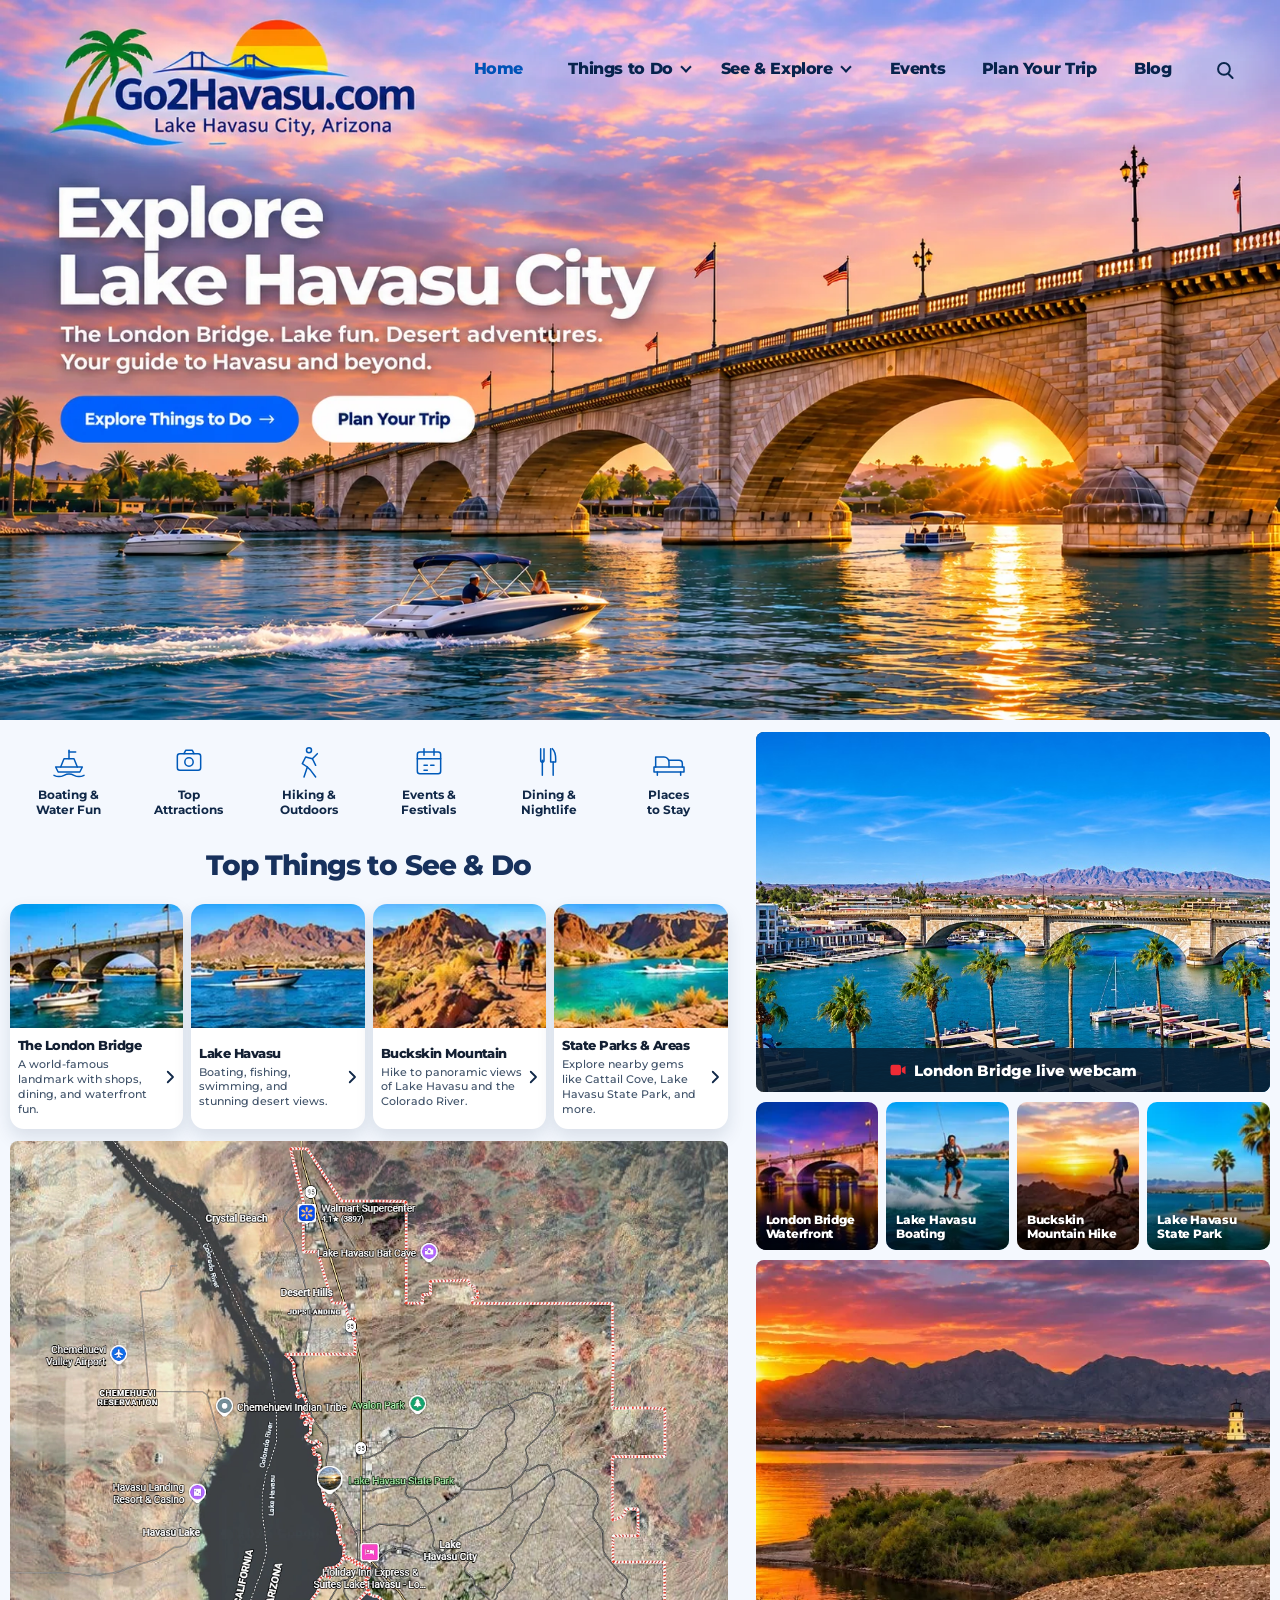
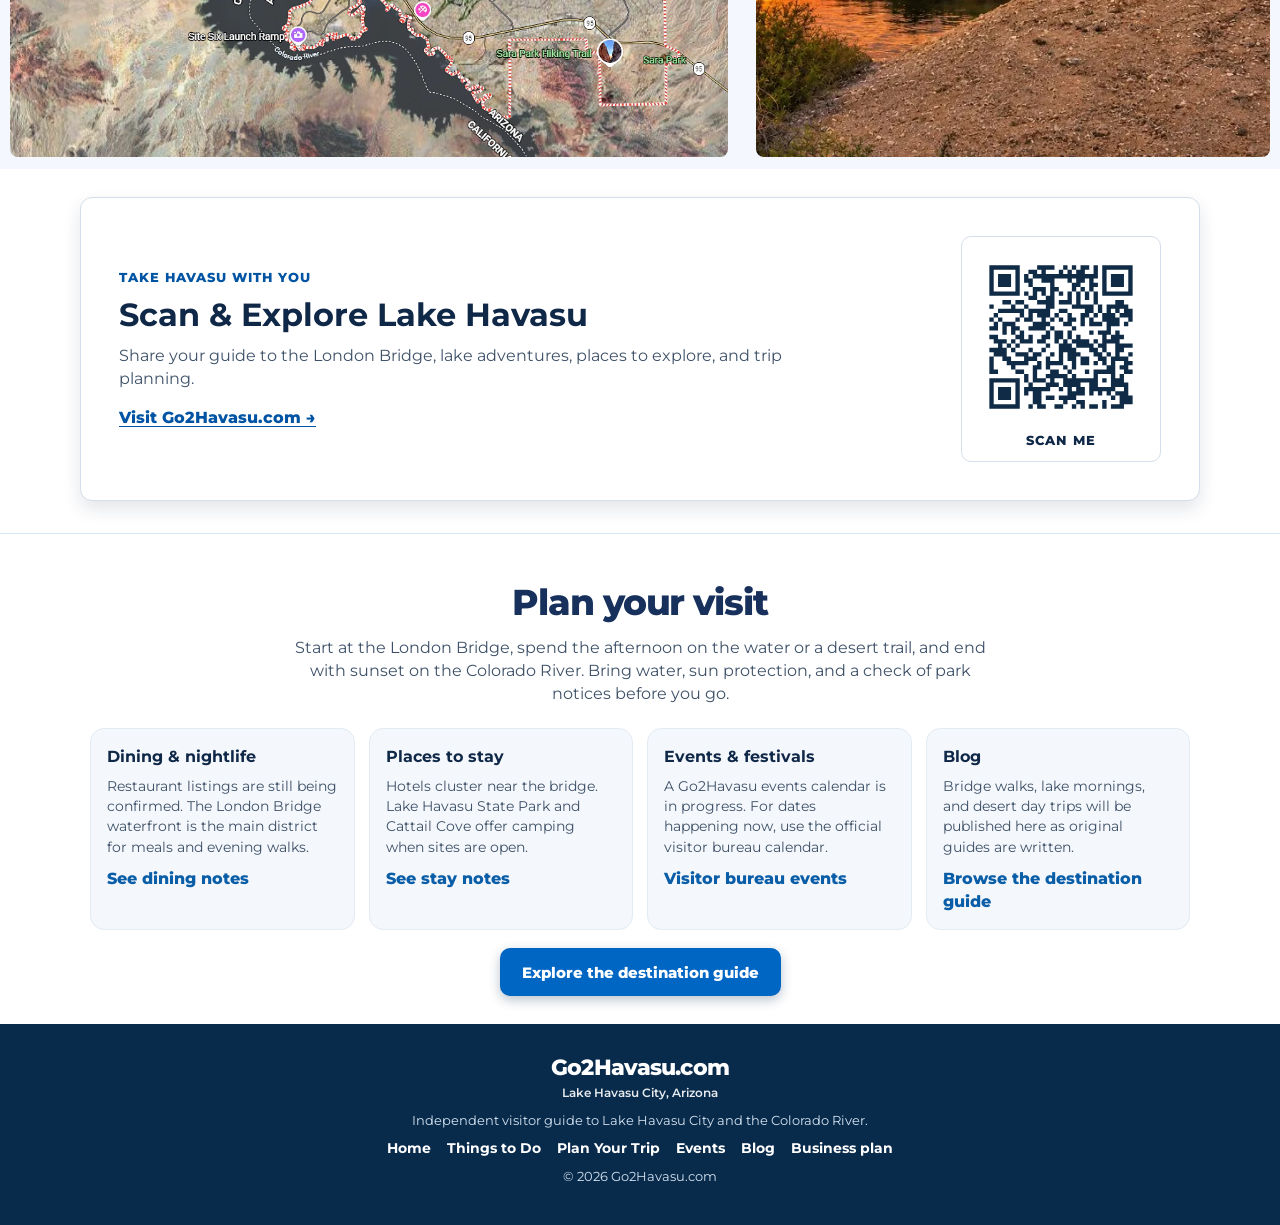
<file: index.html>
<!doctype html>
<html lang="en">
<head>
  <meta charset="utf-8">
  <meta name="viewport" content="width=device-width, initial-scale=1">
  <title>Explore Lake Havasu City | Go2Havasu.com</title>
  <meta name="description" content="Explore Lake Havasu City, Arizona: the London Bridge, boating, hiking, state parks, events, and trip planning with Go2Havasu.com.">
  <link rel="canonical" href="https://www.go2havasu.com/">
  <meta property="og:type" content="website">
  <meta property="og:site_name" content="Go2Havasu.com">
  <meta property="og:title" content="Explore Lake Havasu City | Go2Havasu.com">
  <meta property="og:description" content="The London Bridge. Lake fun. Desert adventures. Your guide to Havasu and beyond.">
  <meta property="og:url" content="https://www.go2havasu.com/">
  <meta property="og:image" content="https://www.go2havasu.com/assets/og-logo.png">
  <meta property="og:locale" content="en_US">
  <meta name="twitter:card" content="summary_large_image">
  <meta name="twitter:title" content="Explore Lake Havasu City | Go2Havasu.com">
  <meta name="twitter:description" content="The London Bridge. Lake fun. Desert adventures. Your guide to Havasu and beyond.">
  <meta name="twitter:image" content="https://www.go2havasu.com/assets/og-logo.png">
  <meta name="theme-color" content="#0b3a66">
  <link rel="icon" href="/assets/favicon-32.png" type="image/png" sizes="32x32">
  <link rel="icon" href="/assets/favicon-48.png" type="image/png" sizes="48x48">
  <link rel="apple-touch-icon" href="/assets/apple-touch-icon.png">
  <link rel="preload" as="image" href="/assets/images/go2havasu-approved-navfree.webp" type="image/webp" fetchpriority="high">
  <link rel="preconnect" href="https://fonts.googleapis.com">
  <link rel="preconnect" href="https://fonts.gstatic.com" crossorigin>
  <link href="https://fonts.googleapis.com/css2?family=Montserrat:wght@500;600;700;800&amp;display=swap" rel="stylesheet">
  <link rel="stylesheet" href="/styles.css">
  <link rel="stylesheet" href="/header-blend.css">
  <script type="application/ld+json">
  {
    "@context": "https://schema.org",
    "@type": "WebSite",
    "name": "Go2Havasu.com",
    "url": "https://www.go2havasu.com/",
    "description": "Visitor guide to Lake Havasu City, Arizona, the London Bridge, the lake, and nearby desert parks.",
    "potentialAction": {
      "@type": "SearchAction",
      "target": "https://www.go2havasu.com/?q={search_term_string}",
      "query-input": "required name=search_term_string"
    }
  }
  </script>
</head>
<body>
  <a class="skip-link" href="#main">Skip to content</a>
  <div class="page-frame">
    <section class="home-stage" aria-label="London Bridge, Lake Havasu at sunset">
      <picture class="home-stage-photo" aria-hidden="true">
        <img src="/assets/images/go2havasu-approved-navfree.webp"
             alt="" width="1672" height="941" fetchpriority="high" decoding="async">
      </picture>
      <div class="home-stage-scrim" aria-hidden="true"></div>
      <header class="site-header home-header" role="banner">
        <a class="brand" href="/" aria-label="Go2Havasu.com home">
          <img class="home-logo" src="/assets/images/go2havasu-logo-clear.svg"
               alt="Go2Havasu.com — Lake Havasu City, Arizona" width="299" height="105">
        </a>
            <button class="menu-toggle" type="button" aria-expanded="false" aria-controls="site-nav" aria-label="Open menu">
              <span class="menu-bars"></span>
            </button>
            <div class="header-nav">
            <nav class="main-nav" id="site-nav" aria-label="Main">
              <a href="/" aria-current="page">Home</a>
              <a href="/things-to-do.html">Things to Do <span class="nav-chevron" aria-hidden="true"></span></a>
              <a href="/#explore">See &amp; Explore <span class="nav-chevron" aria-hidden="true"></span></a>
              <a href="/events.html">Events</a>
              <a href="/plan.html">Plan Your Trip</a>
              <a href="/blog.html">Blog</a>
            </nav>
            <button class="nav-search" type="button" aria-haspopup="dialog" aria-controls="searchDialog" aria-label="Search">
              <svg viewBox="0 0 24 24" aria-hidden="true" fill="none" stroke="currentColor" stroke-width="2.2" stroke-linecap="round">
                <circle cx="11" cy="11" r="6.5"></circle>
                <path d="M16 16.5L20.5 21"></path>
              </svg>
            </button>
            </div>
      </header>
      <div class="home-stage-content">
        <h1>Explore<br>Lake Havasu City</h1>
        <p>The London Bridge. Lake fun. Desert adventures.<br>Your guide to Havasu and beyond.</p>
        <div class="home-stage-actions">
          <a class="home-stage-action-primary" href="/things-to-do.html">Explore Things to Do <span aria-hidden="true">→</span></a>
          <a class="home-stage-action-secondary" href="/plan.html">Plan Your Trip</a>
        </div>
      </div>
    </section>
    <main id="main">
      <div class="showcase home-showcase">
        <div class="col-main">


          <nav class="quick-nav" aria-label="Explore categories">
            <a href="/boating.html">
              <svg viewBox="0 0 48 48" aria-hidden="true"><path d="M8 30h32l-3 6H11l-3-6z"/><path d="M14 30l4-10h12l4 10"/><path d="M24 20V10"/><path d="M24 12h8"/><path d="M6 40c4 2 8 2 12 0s8-2 12 0 8 2 12 0"/></svg>
              <span>Boating &amp;<br>Water Fun</span>
            </a>
            <a href="#explore">
              <svg viewBox="0 0 48 48" aria-hidden="true"><rect x="10" y="14" width="28" height="20" rx="3"/><circle cx="24" cy="24" r="5"/><path d="M18 14l2-4h8l2 4"/></svg>
              <span>Top<br>Attractions</span>
            </a>
            <a href="/hiking.html">
              <svg viewBox="0 0 48 48" aria-hidden="true"><circle cx="24" cy="10" r="3"/><path d="M18 42l4-12 4 4 6 8"/><path d="M22 30l-6-4 4-8 8 2 4 8"/><path d="M28 20l6-6"/></svg>
              <span>Hiking &amp;<br>Outdoors</span>
            </a>
            <a href="/events.html">
              <svg viewBox="0 0 48 48" aria-hidden="true"><rect x="10" y="12" width="28" height="26" rx="3"/><path d="M10 20h28"/><path d="M18 8v8M30 8v8"/><path d="M18 28h4M26 28h4M18 34h4"/></svg>
              <span>Events &amp;<br>Festivals</span>
            </a>
            <a href="/dining.html">
              <svg viewBox="0 0 48 48" aria-hidden="true"><path d="M18 8v14c0 3-4 3-4 0V8"/><path d="M16 22v18"/><path d="M28 8c4 4 4 8 4 12v4h-6V8"/><path d="M29 24v16"/></svg>
              <span>Dining &amp;<br>Nightlife</span>
            </a>
            <a href="/stay.html">
              <svg viewBox="0 0 48 48" aria-hidden="true"><path d="M8 30V18h10a6 6 0 0 1 6 6v6"/><path d="M24 22h12a4 4 0 0 1 4 4v4"/><path d="M6 30h36v6H6z"/><path d="M10 36v4M38 36v4"/></svg>
              <span>Places<br>to Stay</span>
            </a>
          </nav>

          <section class="attractions" id="explore" aria-labelledby="explore-title">
            <h2 id="explore-title">Top Things to See &amp; Do</h2>
            <div class="attraction-grid">
              <a class="attraction-card" href="/things-to-do.html#london-bridge">
                <span class="shot"><picture><source srcset="/assets/images/card-1-london-bridge.webp" type="image/webp"><img class="pos-bridge" src="/assets/images/card-1-london-bridge.jpg" alt="A white tour boat passing under the stone arches of the London Bridge on a sunny day." width="209" height="126" loading="lazy" decoding="async"></picture></span>
                <span class="attraction-text">
                  <span class="attraction-copy">
                    <h3>The London Bridge</h3>
                    <p>A world-famous landmark with shops, dining, and waterfront fun.</p>
                  </span>
                  <span class="chevron" aria-hidden="true"><svg viewBox="0 0 24 24" fill="none" stroke="currentColor" stroke-width="2.4" stroke-linecap="round" stroke-linejoin="round"><path d="M9 5l7 7-7 7"/></svg></span>
                </span>
              </a>
              <a class="attraction-card" href="/things-to-do.html#boating">
                <span class="shot"><picture><source srcset="/assets/images/card-2-lake-boating.webp" type="image/webp"><img class="pos-boat" src="/assets/images/card-2-lake-boating.jpg" alt="A motorboat with passengers crossing blue water, with desert mountains behind it." width="202" height="126" loading="lazy" decoding="async"></picture></span>
                <span class="attraction-text">
                  <span class="attraction-copy">
                    <h3>Lake Havasu</h3>
                    <p>Boating, fishing, swimming, and stunning desert views.</p>
                  </span>
                  <span class="chevron" aria-hidden="true"><svg viewBox="0 0 24 24" fill="none" stroke="currentColor" stroke-width="2.4" stroke-linecap="round" stroke-linejoin="round"><path d="M9 5l7 7-7 7"/></svg></span>
                </span>
              </a>
              <a class="attraction-card" href="/things-to-do.html#buckskin">
                <span class="shot"><picture><source srcset="/assets/images/card-3-desert-hiking.webp" type="image/webp"><img class="pos-hikers" src="/assets/images/card-3-desert-hiking.jpg" alt="Two hikers with backpacks walking a rocky desert trail toward red hills." width="201" height="126" loading="lazy" decoding="async"></picture></span>
                <span class="attraction-text">
                  <span class="attraction-copy">
                    <h3>Buckskin Mountain</h3>
                    <p>Hike to panoramic views of Lake Havasu and the Colorado River.</p>
                  </span>
                  <span class="chevron" aria-hidden="true"><svg viewBox="0 0 24 24" fill="none" stroke="currentColor" stroke-width="2.4" stroke-linecap="round" stroke-linejoin="round"><path d="M9 5l7 7-7 7"/></svg></span>
                </span>
              </a>
              <a class="attraction-card" href="/things-to-do.html#parks">
                <span class="shot"><picture><source srcset="/assets/images/card-4-lake-coves.webp" type="image/webp"><img class="pos-cove" src="/assets/images/card-4-lake-coves.jpg" alt="A boat on turquoise water in a rocky desert cove along the lake." width="215" height="126" loading="lazy" decoding="async"></picture></span>
                <span class="attraction-text">
                  <span class="attraction-copy">
                    <h3>State Parks &amp; Areas</h3>
                    <p>Explore nearby gems like Cattail Cove, Lake Havasu State Park, and more.</p>
                  </span>
                  <span class="chevron" aria-hidden="true"><svg viewBox="0 0 24 24" fill="none" stroke="currentColor" stroke-width="2.4" stroke-linecap="round" stroke-linejoin="round"><path d="M9 5l7 7-7 7"/></svg></span>
                </span>
              </a>
            </div>
            <img class="attractions-map" src="/assets/images/lake-havasu-map.webp"
                 alt="Satellite map of Lake Havasu City and the Colorado River, showing Lake Havasu State Park and Sara Park."
                 width="1004" height="863" loading="lazy" decoding="async">
          </section>
        </div>

        <aside class="col-side" aria-label="London Bridge and the channel">
          <figure class="bridge-live">
            <a class="shot" href="https://hdontap.com/stream/101044/lake-havasu-london-bridge-live-webcam/?utm_source=go2havasu.com&amp;utm_medium=referral&amp;utm_campaign=cam+ttv-havasu" target="_blank" rel="noopener noreferrer" aria-label="Watch the London Bridge live webcam (opens in a new tab)">
              <img class="pos-channel" src="https://portal.hdontap.com/snapshot/lakehavasu-londonbridge_glh-GO2Havasu.com" alt="London Bridge and the Lake Havasu channel. Click to watch the live webcam." width="1024" height="529" decoding="async" onerror="this.onerror=null;this.src='/assets/images/london-bridge-channel.jpg';">
            </a>
            <a class="live-link" href="https://hdontap.com/stream/101044/lake-havasu-london-bridge-live-webcam/?utm_source=go2havasu.com&amp;utm_medium=referral&amp;utm_campaign=cam+ttv-havasu" target="_blank" rel="noopener noreferrer"><svg aria-hidden="true" viewBox="0 0 24 24" width="18" height="18" fill="#ef2b35" style="flex: none; margin-right: 7px;"><rect x="2" y="5" width="14" height="14" rx="3"/><path d="M17 9.5 22 6.5v11L17 14.5Z"/></svg>London Bridge live webcam</a>
          </figure>

          <div class="mini-gallery" aria-label="Featured destinations">
            <a class="mini-card" href="/things-to-do.html#london-bridge">
              <span class="shot"><picture><source srcset="/assets/images/thumb-1-bridge-night.webp" type="image/webp"><img class="pos-night" src="/assets/images/thumb-1-bridge-night.jpg" alt="The London Bridge lit at night, with yellow lights reflecting on the water." width="173" height="153" loading="lazy" decoding="async"></picture></span>
              <strong>London Bridge<br>Waterfront</strong>
            </a>
            <a class="mini-card" href="/things-to-do.html#boating">
              <span class="shot"><picture><source srcset="/assets/images/thumb-2-wakeboarding.webp" type="image/webp"><img class="pos-wake" src="/assets/images/thumb-2-wakeboarding.jpg" alt="A wakeboarder riding the spray behind a boat on the lake." width="167" height="153" loading="lazy" decoding="async"></picture></span>
              <strong>Lake Havasu<br>Boating</strong>
            </a>
            <a class="mini-card" href="/things-to-do.html#buckskin">
              <span class="shot"><picture><source srcset="/assets/images/thumb-3-desert-hike-sunset.webp" type="image/webp"><img class="pos-ridge" src="/assets/images/thumb-3-desert-hike-sunset.jpg" alt="A hiker with a backpack standing on a rock ridge at sunset, looking over desert mountains." width="170" height="153" loading="lazy" decoding="async"></picture></span>
              <strong>Buckskin<br>Mountain Hike</strong>
            </a>
            <a class="mini-card" href="/things-to-do.html#state-park">
              <span class="shot"><picture><source srcset="/assets/images/thumb-4-beach-palms.webp" type="image/webp"><img class="pos-palms" src="/assets/images/thumb-4-beach-palms.jpg" alt="Palm trees on a sandy point beside turquoise water, with swimmers and desert mountains beyond." width="163" height="153" loading="lazy" decoding="async"></picture></span>
              <strong>Lake Havasu<br>State Park</strong>
            </a>
          </div>

          <figure class="sunset-banner">
            <div class="shot">
              <picture>
                <source srcset="/assets/images/lighthouse-sunset.webp" type="image/webp">
                <img class="pos-sunset" src="/assets/images/lighthouse-sunset.jpg" alt="Sunset over the lake, with the sun setting behind desert mountains and a lighthouse on the rocky point." width="1024" height="563" loading="lazy" decoding="async">
              </picture>
            </div>
          </figure>
        </aside>
      </div>

      <section class="qr-invite" aria-labelledby="qr-invite-title">
        <div class="qr-invite-copy">
          <span class="qr-invite-eyebrow">Take Havasu with you</span>
          <h2 id="qr-invite-title">Scan &amp; Explore Lake Havasu</h2>
          <p>Share your guide to the London Bridge, lake adventures, places to explore, and trip planning.</p>
          <a class="qr-invite-link" href="https://www.go2havasu.com/">Visit Go2Havasu.com <span aria-hidden="true">→</span></a>
        </div>
        <a class="qr-invite-code" href="https://www.go2havasu.com/" aria-label="Open Go2Havasu.com">
          <img src="/assets/go2havasu-qr.svg" alt="Scan this QR code to open Go2Havasu.com" width="180" height="180" loading="lazy" decoding="async">
          <span>SCAN ME</span>
        </a>
      </section>

      <section class="band" id="plan" aria-labelledby="plan-title">
        <h2 id="plan-title">Plan your visit</h2>
        <p class="lead">Start at the London Bridge, spend the afternoon on the water or a desert trail, and end with sunset on the Colorado River. Bring water, sun protection, and a check of park notices before you go.</p>
        <div class="info-grid">
          <article class="info-card" id="dining">
            <h3>Dining &amp; nightlife</h3>
            <p>Restaurant listings are still being confirmed. The London Bridge waterfront is the main district for meals and evening walks.</p>
            <a href="/things-to-do.html#dining">See dining notes</a>
          </article>
          <article class="info-card" id="stay">
            <h3>Places to stay</h3>
            <p>Hotels cluster near the bridge. Lake Havasu State Park and Cattail Cove offer camping when sites are open.</p>
            <a href="/things-to-do.html#stay">See stay notes</a>
          </article>
          <article class="info-card" id="events">
            <h3>Events &amp; festivals</h3>
            <p>A Go2Havasu events calendar is in progress. For dates happening now, use the official visitor bureau calendar.</p>
            <a href="https://www.golakehavasu.com/" target="_blank" rel="noopener noreferrer">Visitor bureau events</a>
          </article>
          <article class="info-card" id="blog">
            <h3>Blog</h3>
            <p>Bridge walks, lake mornings, and desert day trips will be published here as original guides are written.</p>
            <a href="/things-to-do.html">Browse the destination guide</a>
          </article>
        </div>
        <div class="band-actions">
          <a class="primary-button" href="/things-to-do.html">Explore the destination guide</a>
        </div>
      </section>
    </main>

    <footer class="site-footer">
      <a class="footer-brand" href="/">Go2Havasu.com<span>Lake Havasu City, Arizona</span></a>
      <p>Independent visitor guide to Lake Havasu City and the Colorado River.</p>
      <nav class="footer-nav" aria-label="Footer">
        <a href="/">Home</a>
        <a href="/things-to-do.html">Things to Do</a>
        <a href="/plan.html">Plan Your Trip</a>
        <a href="/events.html">Events</a>
        <a href="/blog.html">Blog</a>
        <a href="/BUSINESS_PLAN.md">Business plan</a>
      </nav>
      <p>© <span id="year"></span> Go2Havasu.com</p>
    </footer>
  </div>

  <dialog class="search-dialog" id="searchDialog" aria-labelledby="searchTitle">
    <form class="search-form" method="dialog">
      <h2 id="searchTitle">Search Go2Havasu</h2>
      <div class="search-row">
        <input id="searchInput" type="search" name="q" placeholder="Try London Bridge, boating, parks…" aria-label="Search guides" autocomplete="off">
        <button class="search-close" type="submit" value="cancel">Close</button>
      </div>
      <ul class="search-results" id="searchResults"></ul>
    </form>
  </dialog>
  <script src="/script.js"></script>
</body>
</html>
</file>
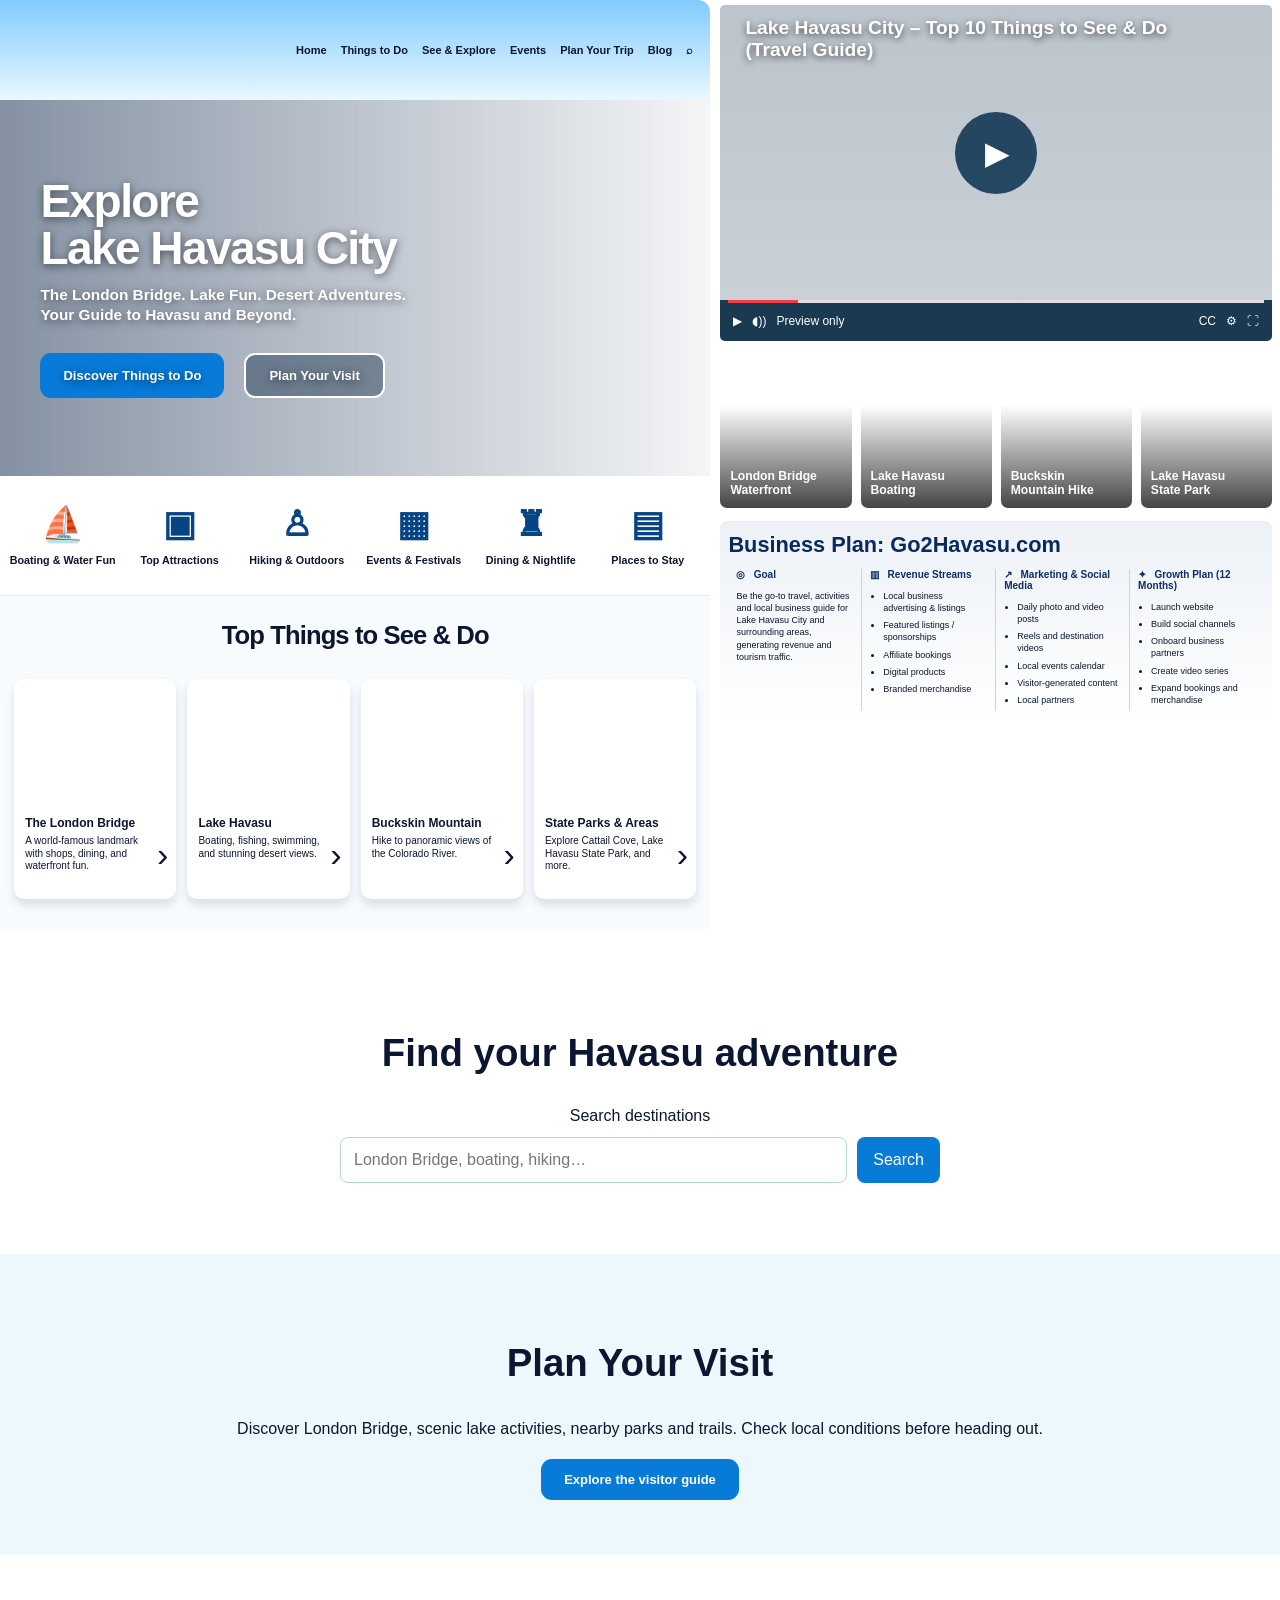
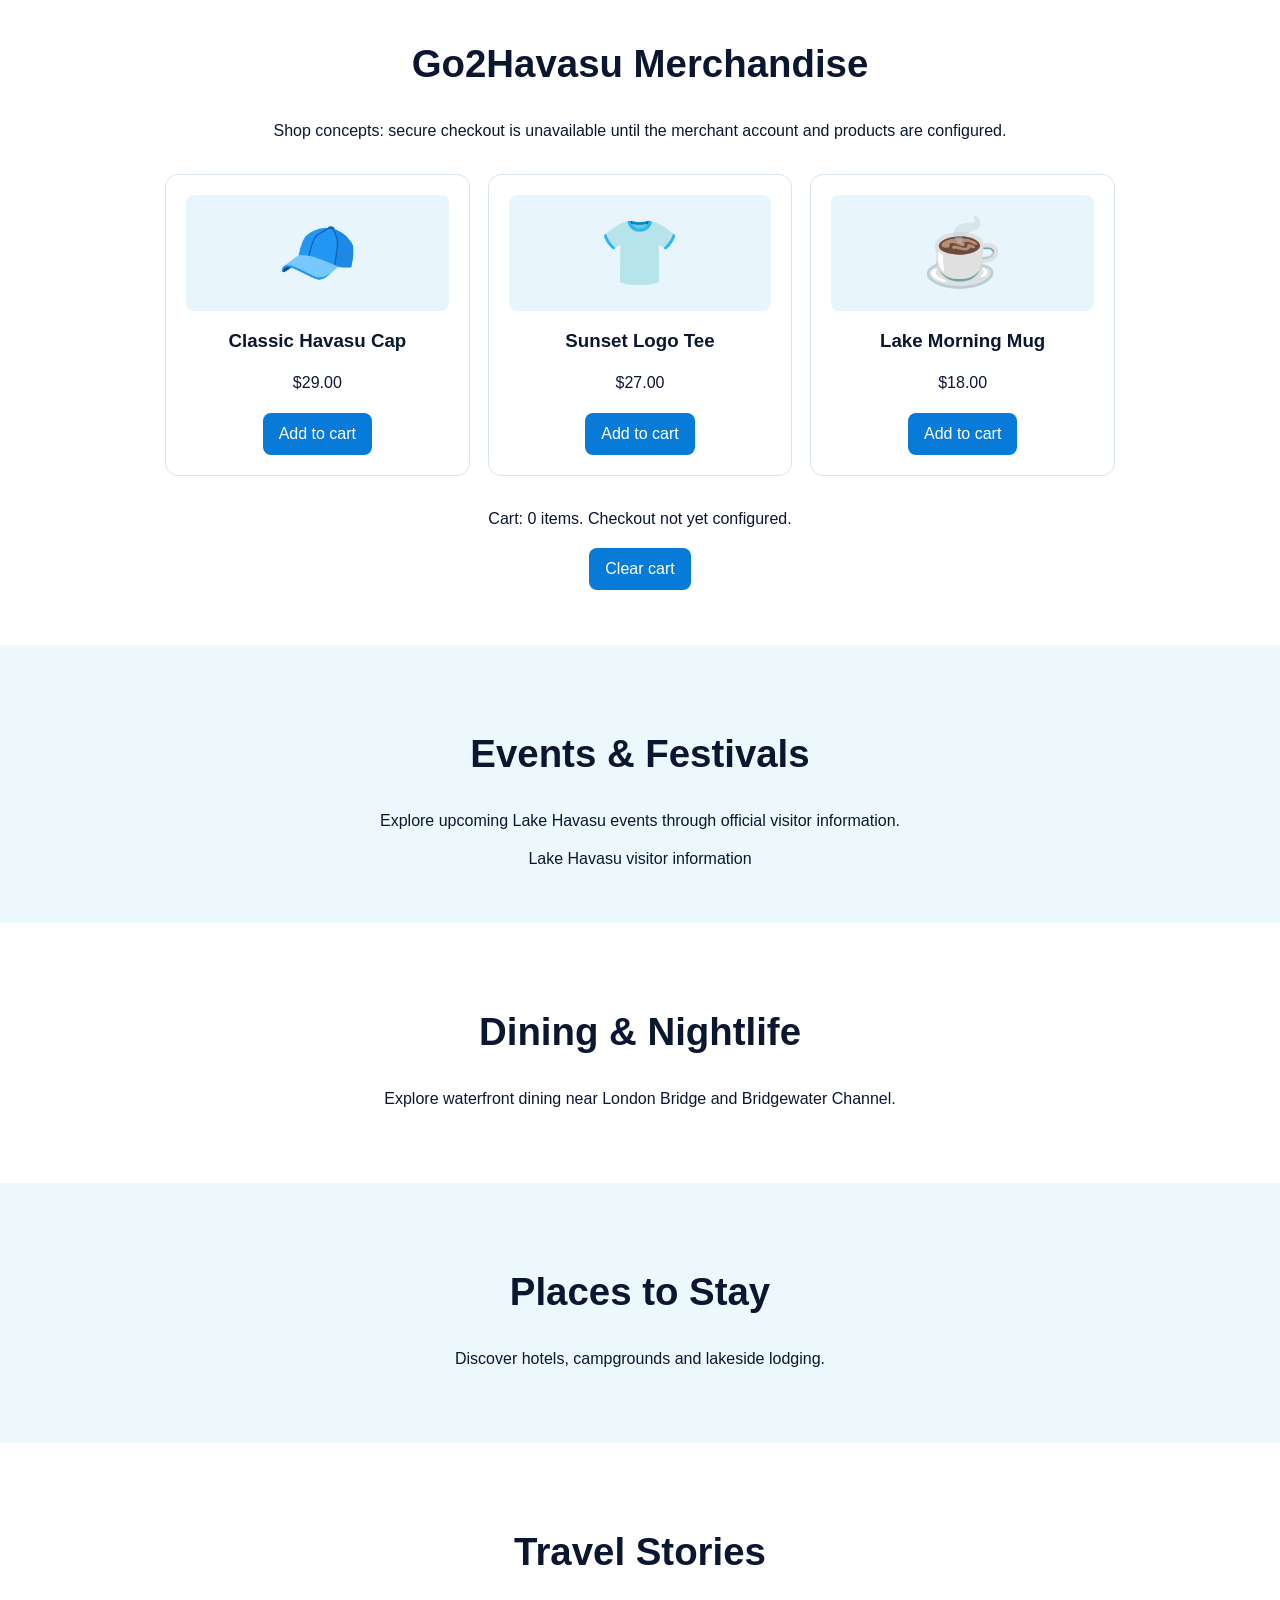
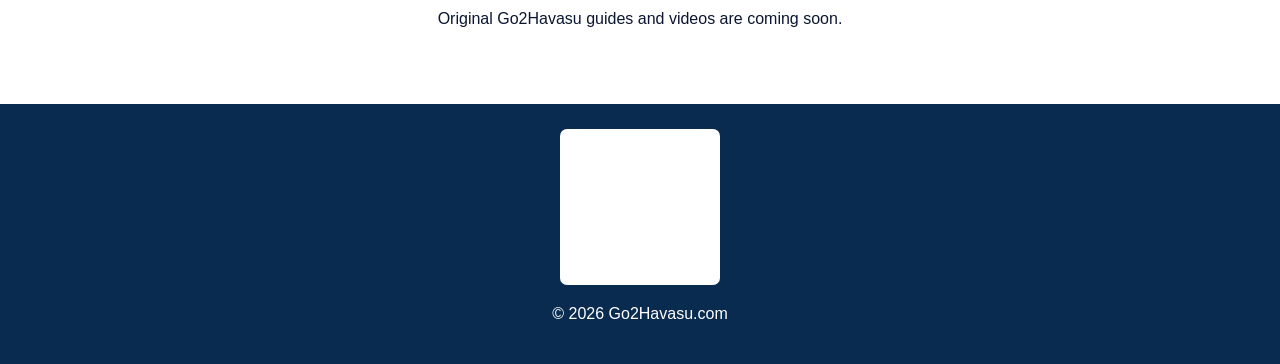
<file: approved-home.html>
<!doctype html>
<html lang="en"><head><meta charset="utf-8"><meta name="viewport" content="width=device-width,initial-scale=1"><meta name="theme-color" content="#e7f7ff"><meta name="description" content="Explore Lake Havasu City: London Bridge, boating, desert adventures, events and merchandise."><title>Explore Lake Havasu City | Go2Havasu.com</title><link rel="stylesheet" href="approved.css"></head>
<body><main><div class="reference-layout">
<div class="left-column"><header class="site-header"><a href="/" class="brand"><img src="assets/go2havasu-logo.webp" alt="Go2Havasu.com, Lake Havasu City, Arizona"></a><button id="menuButton" class="menu-button" type="button" aria-controls="primaryNav" aria-expanded="false">☰ Menu</button><nav id="primaryNav" aria-label="Primary navigation"><a href="/">Home</a><a href="things-to-do.html">Things to Do</a><a href="#explore">See & Explore</a><a href="#events">Events</a><a href="#plan">Plan Your Trip</a><a href="#blog">Blog</a><a href="#search" aria-label="Search">⌕</a></nav></header>
<section class="hero" aria-labelledby="heroTitle"><div class="hero-copy"><h1 id="heroTitle">Explore<br>Lake Havasu City</h1><p>The London Bridge. Lake Fun. Desert Adventures.<br>Your Guide to Havasu and Beyond.</p><div class="hero-buttons"><a class="btn blue" href="things-to-do.html">Discover Things to Do</a><a class="btn ghost" href="#plan">Plan Your Visit</a></div></div></section>
<nav class="activity-nav" aria-label="Activity categories"><a href="things-to-do.html#boating"><span>⛵</span>Boating &amp; Water Fun</a><a href="#explore"><span>▣</span>Top Attractions</a><a href="things-to-do.html#hiking"><span>♙</span>Hiking &amp; Outdoors</a><a href="#events"><span>▦</span>Events &amp; Festivals</a><a href="#dining"><span>♜</span>Dining &amp; Nightlife</a><a href="#stay"><span>▤</span>Places to Stay</a></nav>
<section id="explore" class="attractions"><h2>Top Things to See &amp; Do</h2><div class="attraction-grid"><a class="attraction-card" href="things-to-do.html#bridge"><div class="photo bridge"></div><div class="card-copy"><h3>The London Bridge</h3><p>A world-famous landmark with shops, dining, and waterfront fun.</p><b>›</b></div></a><a class="attraction-card" href="things-to-do.html#boating"><div class="photo lake"></div><div class="card-copy"><h3>Lake Havasu</h3><p>Boating, fishing, swimming, and stunning desert views.</p><b>›</b></div></a><a class="attraction-card" href="things-to-do.html#hiking"><div class="photo buckskin"></div><div class="card-copy"><h3>Buckskin Mountain</h3><p>Hike to panoramic views of the Colorado River.</p><b>›</b></div></a><a class="attraction-card" href="things-to-do.html#parks"><div class="photo parks"></div><div class="card-copy"><h3>State Parks &amp; Areas</h3><p>Explore Cattail Cove, Lake Havasu State Park, and more.</p><b>›</b></div></a></div></section></div>
<div class="right-column"><section class="video-panel" aria-label="Lake Havasu travel guide video preview"><h2>Lake Havasu City – Top 10 Things to See &amp; Do<br>(Travel Guide)</h2><button class="video-play" id="videoPlay" type="button" aria-label="About the travel video">▶</button><div class="video-bar"><span class="progress"></span><span>▶ &nbsp; ◖)) &nbsp; Preview only</span><span>CC &nbsp; ⚙ &nbsp; ⛶</span></div></section><div class="mini-gallery"><a class="mini-card mini-bridge" href="things-to-do.html#bridge"><strong>London Bridge<br>Waterfront</strong></a><a class="mini-card mini-lake" href="things-to-do.html#boating"><strong>Lake Havasu<br>Boating</strong></a><a class="mini-card mini-hike" href="things-to-do.html#hiking"><strong>Buckskin<br>Mountain Hike</strong></a><a class="mini-card mini-parks" href="things-to-do.html#parks"><strong>Lake Havasu<br>State Park</strong></a></div>
<section class="business-plan"><h2>Business Plan: Go2Havasu.com</h2><div class="business-grid"><article><h3>◎ &nbsp; Goal</h3><p>Be the go-to travel, activities and local business guide for Lake Havasu City and surrounding areas, generating revenue and tourism traffic.</p></article><article><h3>▥ &nbsp; Revenue Streams</h3><ul><li>Local business advertising &amp; listings</li><li>Featured listings / sponsorships</li><li>Affiliate bookings</li><li>Digital products</li><li>Branded merchandise</li></ul></article><article><h3>↗ &nbsp; Marketing &amp; Social Media</h3><ul><li>Daily photo and video posts</li><li>Reels and destination videos</li><li>Local events calendar</li><li>Visitor-generated content</li><li>Local partners</li></ul></article><article><h3>✦ &nbsp; Growth Plan (12 Months)</h3><ul><li>Launch website</li><li>Build social channels</li><li>Onboard business partners</li><li>Create video series</li><li>Expand bookings and merchandise</li></ul></article></div></section><div class="sunset" role="img" aria-label="Lake Havasu desert sunset"></div></div></div>
<section id="search" class="lower"><h2>Find your Havasu adventure</h2><form id="searchForm"><label for="searchInput">Search destinations</label><div class="search-row"><input id="searchInput" type="search" placeholder="London Bridge, boating, hiking…" required><button type="submit">Search</button></div></form><p id="searchStatus" role="status"></p></section>
<section id="plan" class="lower pale"><h2>Plan Your Visit</h2><p>Discover London Bridge, scenic lake activities, nearby parks and trails. Check local conditions before heading out.</p><a class="btn blue" href="things-to-do.html">Explore the visitor guide</a></section>
<section id="shop" class="lower"><h2>Go2Havasu Merchandise</h2><p>Shop concepts: secure checkout is unavailable until the merchant account and products are configured.</p><div class="shop-grid"><article><div class="emoji">🧢</div><h3>Classic Havasu Cap</h3><p>$29.00</p><button data-product="Classic Havasu Cap">Add to cart</button></article><article><div class="emoji">👕</div><h3>Sunset Logo Tee</h3><p>$27.00</p><button data-product="Sunset Logo Tee">Add to cart</button></article><article><div class="emoji">☕</div><h3>Lake Morning Mug</h3><p>$18.00</p><button data-product="Lake Morning Mug">Add to cart</button></article></div><p id="cartStatus" role="status">Cart: 0 items</p><button id="clearCart">Clear cart</button></section>
<section id="events" class="lower pale"><h2>Events &amp; Festivals</h2><p>Explore upcoming Lake Havasu events through official visitor information.</p><a href="https://www.golakehavasu.com/" rel="noopener noreferrer" target="_blank">Lake Havasu visitor information</a></section><section id="dining" class="lower"><h2>Dining &amp; Nightlife</h2><p>Explore waterfront dining near London Bridge and Bridgewater Channel.</p></section><section id="stay" class="lower pale"><h2>Places to Stay</h2><p>Discover hotels, campgrounds and lakeside lodging.</p></section><section id="blog" class="lower"><h2>Travel Stories</h2><p>Original Go2Havasu guides and videos are coming soon.</p></section></main><footer><img src="assets/go2havasu-logo.webp" alt="Go2Havasu logo"><p>© <span id="year"></span> Go2Havasu.com</p></footer><dialog id="videoDialog"><p>This is a visual video preview. The approved screenshot does not include a playable 5:42 video.</p><button id="closeDialog">Close</button></dialog><script src="approved.js"></script></body></html>
</file>
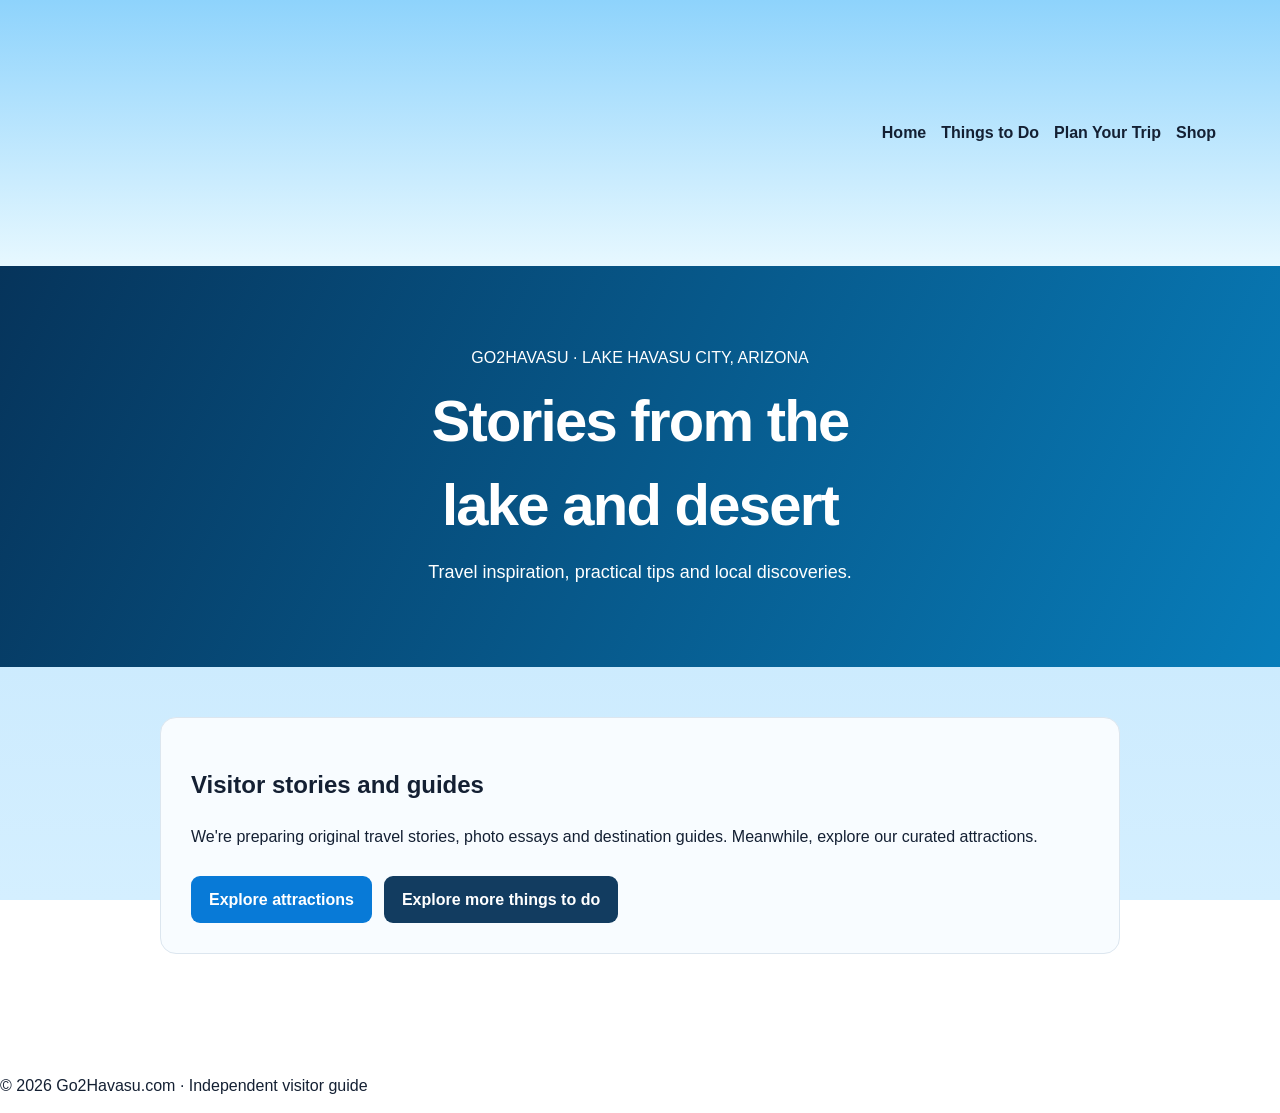
<file: blog.html>
<!doctype html><html lang="en"><head><meta charset="utf-8"><meta name="viewport" content="width=device-width,initial-scale=1"><meta name="description" content="Travel inspiration, practical tips and local discoveries."><title>Havasu Travel Stories | Go2Havasu.com</title><link rel="stylesheet" href="styles.css"><style>.guide-header{display:flex;align-items:center;justify-content:space-between;padding:12px 5%;background:linear-gradient(#8ed3fc,#e7f8ff);gap:15px}.guide-header img{width:min(240px,42vw)}.guide-header nav{display:flex;gap:15px;flex-wrap:wrap;font-weight:700}.guide-hero{background:linear-gradient(115deg,#06345b,#087dba);color:white;padding:80px 7%;text-align:center}.guide-hero h1{font-size:clamp(32px,5vw,58px);margin:10px auto}.guide-hero p{max-width:650px;margin:auto;line-height:1.7}.guide-body{max-width:1000px;margin:50px auto;padding:0 20px 70px}.guide-body article{border:1px solid #dce6ef;border-radius:16px;padding:30px;background:#f8fcff}.guide-body p{line-height:1.8}.guide-links{display:flex;gap:12px;flex-wrap:wrap;margin-top:24px}.guide-links a{display:inline-block;padding:12px 18px;background:#087ad7;color:white;border-radius:9px;font-weight:700}.guide-links a:last-child{background:#123c60}@media(max-width:650px){.guide-header{flex-direction:column}.guide-header nav{justify-content:center}}</style></head><body><header class="guide-header"><a href="/" aria-label="Go2Havasu homepage"><img src="assets/go2havasu-logo.webp" alt="Go2Havasu.com"></a><nav aria-label="Tourism navigation"><a href="/">Home</a><a href="things-to-do.html">Things to Do</a><a href="plan.html">Plan Your Trip</a><a href="/#shop">Shop</a></nav></header><main><section class="guide-hero"><span>GO2HAVASU · LAKE HAVASU CITY, ARIZONA</span><h1>Stories from the lake and desert</h1><p>Travel inspiration, practical tips and local discoveries.</p></section><section class="guide-body"><article><h2>Visitor stories and guides</h2><p>We're preparing original travel stories, photo essays and destination guides. Meanwhile, explore our curated attractions.</p><div class="guide-links"><a href="things-to-do.html" >Explore attractions</a><a href="things-to-do.html">Explore more things to do</a></div></article></section></main><footer><p>© <span id="year"></span> Go2Havasu.com · Independent visitor guide</p></footer><script>document.getElementById('year').textContent=new Date().getFullYear()</script></body></html>
</file>
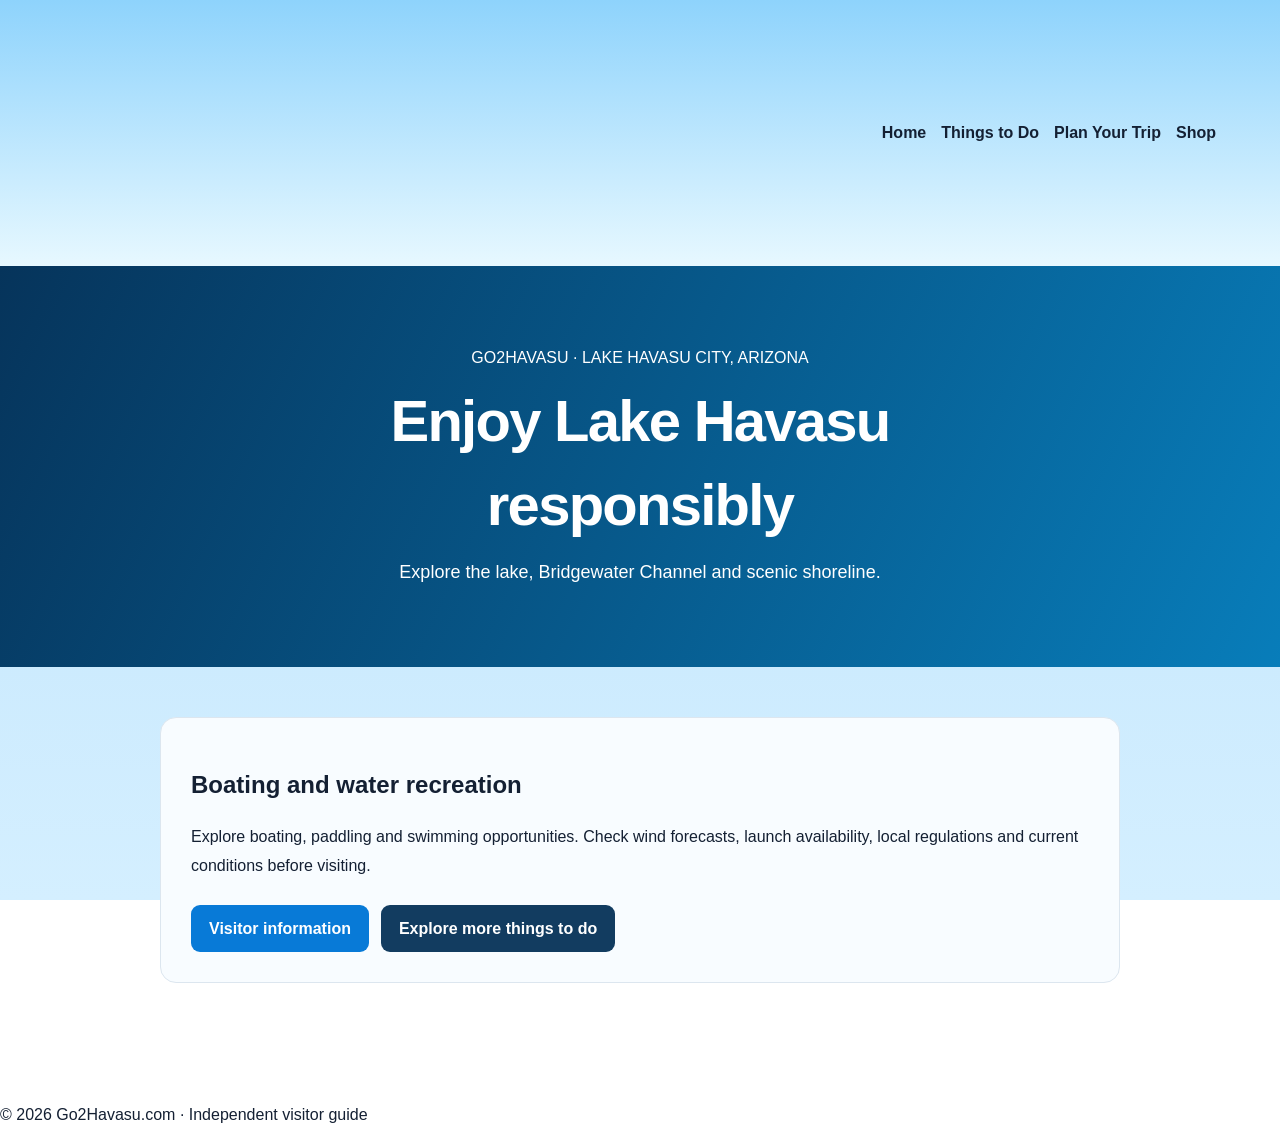
<file: boating.html>
<!doctype html><html lang="en"><head><meta charset="utf-8"><meta name="viewport" content="width=device-width,initial-scale=1"><meta name="description" content="Explore the lake, Bridgewater Channel and scenic shoreline."><title>Boating & Water Fun | Go2Havasu.com</title><link rel="stylesheet" href="styles.css"><style>.guide-header{display:flex;align-items:center;justify-content:space-between;padding:12px 5%;background:linear-gradient(#8ed3fc,#e7f8ff);gap:15px}.guide-header img{width:min(240px,42vw)}.guide-header nav{display:flex;gap:15px;flex-wrap:wrap;font-weight:700}.guide-hero{background:linear-gradient(115deg,#06345b,#087dba);color:white;padding:80px 7%;text-align:center}.guide-hero h1{font-size:clamp(32px,5vw,58px);margin:10px auto}.guide-hero p{max-width:650px;margin:auto;line-height:1.7}.guide-body{max-width:1000px;margin:50px auto;padding:0 20px 70px}.guide-body article{border:1px solid #dce6ef;border-radius:16px;padding:30px;background:#f8fcff}.guide-body p{line-height:1.8}.guide-links{display:flex;gap:12px;flex-wrap:wrap;margin-top:24px}.guide-links a{display:inline-block;padding:12px 18px;background:#087ad7;color:white;border-radius:9px;font-weight:700}.guide-links a:last-child{background:#123c60}@media(max-width:650px){.guide-header{flex-direction:column}.guide-header nav{justify-content:center}}</style></head><body><header class="guide-header"><a href="/" aria-label="Go2Havasu homepage"><img src="assets/go2havasu-logo.webp" alt="Go2Havasu.com"></a><nav aria-label="Tourism navigation"><a href="/">Home</a><a href="things-to-do.html">Things to Do</a><a href="plan.html">Plan Your Trip</a><a href="/#shop">Shop</a></nav></header><main><section class="guide-hero"><span>GO2HAVASU · LAKE HAVASU CITY, ARIZONA</span><h1>Enjoy Lake Havasu responsibly</h1><p>Explore the lake, Bridgewater Channel and scenic shoreline.</p></section><section class="guide-body"><article><h2>Boating and water recreation</h2><p>Explore boating, paddling and swimming opportunities. Check wind forecasts, launch availability, local regulations and current conditions before visiting.</p><div class="guide-links"><a href="https://www.golakehavasu.com/" target="_blank" rel="noopener noreferrer">Visitor information</a><a href="things-to-do.html">Explore more things to do</a></div></article></section></main><footer><p>© <span id="year"></span> Go2Havasu.com · Independent visitor guide</p></footer><script>document.getElementById('year').textContent=new Date().getFullYear()</script></body></html>
</file>
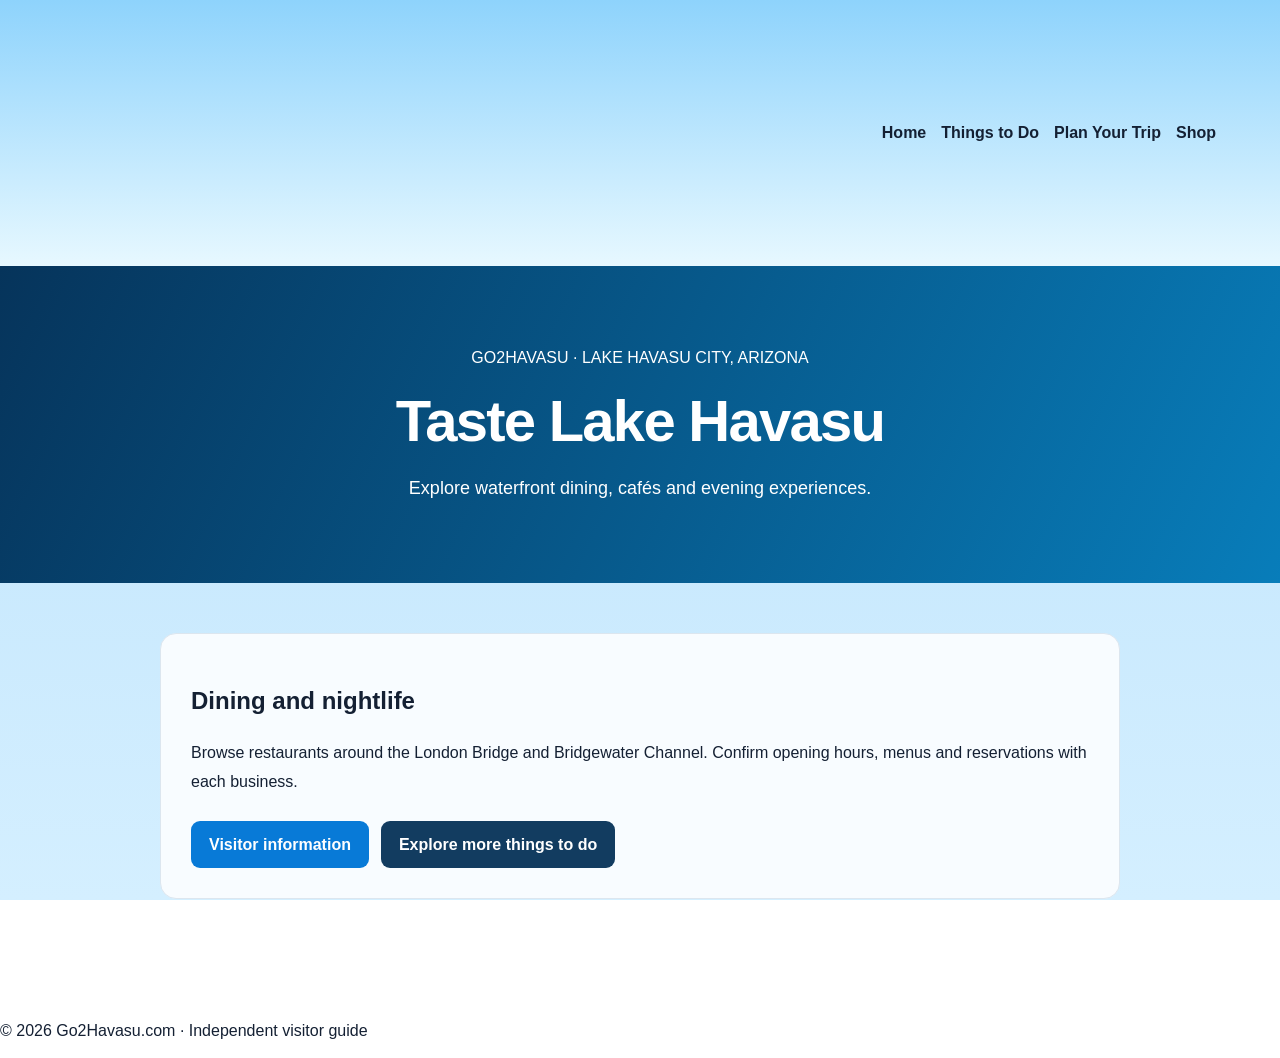
<file: dining.html>
<!doctype html><html lang="en"><head><meta charset="utf-8"><meta name="viewport" content="width=device-width,initial-scale=1"><meta name="description" content="Explore waterfront dining, cafés and evening experiences."><title>Dining & Nightlife | Go2Havasu.com</title><link rel="stylesheet" href="styles.css"><style>.guide-header{display:flex;align-items:center;justify-content:space-between;padding:12px 5%;background:linear-gradient(#8ed3fc,#e7f8ff);gap:15px}.guide-header img{width:min(240px,42vw)}.guide-header nav{display:flex;gap:15px;flex-wrap:wrap;font-weight:700}.guide-hero{background:linear-gradient(115deg,#06345b,#087dba);color:white;padding:80px 7%;text-align:center}.guide-hero h1{font-size:clamp(32px,5vw,58px);margin:10px auto}.guide-hero p{max-width:650px;margin:auto;line-height:1.7}.guide-body{max-width:1000px;margin:50px auto;padding:0 20px 70px}.guide-body article{border:1px solid #dce6ef;border-radius:16px;padding:30px;background:#f8fcff}.guide-body p{line-height:1.8}.guide-links{display:flex;gap:12px;flex-wrap:wrap;margin-top:24px}.guide-links a{display:inline-block;padding:12px 18px;background:#087ad7;color:white;border-radius:9px;font-weight:700}.guide-links a:last-child{background:#123c60}@media(max-width:650px){.guide-header{flex-direction:column}.guide-header nav{justify-content:center}}</style></head><body><header class="guide-header"><a href="/" aria-label="Go2Havasu homepage"><img src="assets/go2havasu-logo.webp" alt="Go2Havasu.com"></a><nav aria-label="Tourism navigation"><a href="/">Home</a><a href="things-to-do.html">Things to Do</a><a href="plan.html">Plan Your Trip</a><a href="/#shop">Shop</a></nav></header><main><section class="guide-hero"><span>GO2HAVASU · LAKE HAVASU CITY, ARIZONA</span><h1>Taste Lake Havasu</h1><p>Explore waterfront dining, cafés and evening experiences.</p></section><section class="guide-body"><article><h2>Dining and nightlife</h2><p>Browse restaurants around the London Bridge and Bridgewater Channel. Confirm opening hours, menus and reservations with each business.</p><div class="guide-links"><a href="https://www.golakehavasu.com/" target="_blank" rel="noopener noreferrer">Visitor information</a><a href="things-to-do.html">Explore more things to do</a></div></article></section></main><footer><p>© <span id="year"></span> Go2Havasu.com · Independent visitor guide</p></footer><script>document.getElementById('year').textContent=new Date().getFullYear()</script></body></html>
</file>
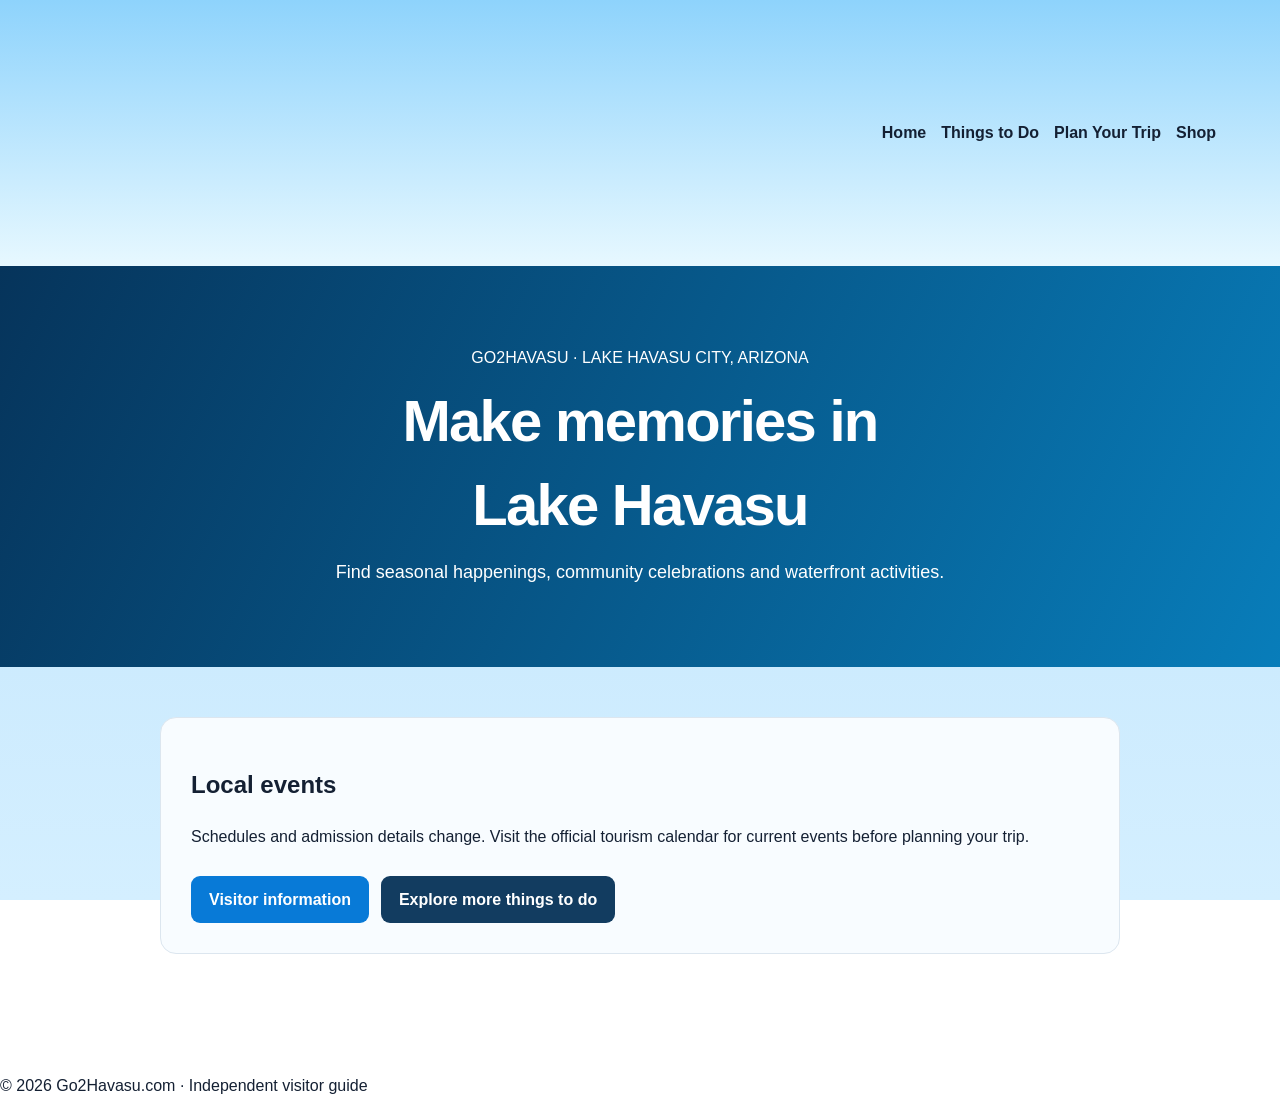
<file: events.html>
<!doctype html><html lang="en"><head><meta charset="utf-8"><meta name="viewport" content="width=device-width,initial-scale=1"><meta name="description" content="Find seasonal happenings, community celebrations and waterfront activities."><title>Events & Festivals | Go2Havasu.com</title><link rel="stylesheet" href="styles.css"><style>.guide-header{display:flex;align-items:center;justify-content:space-between;padding:12px 5%;background:linear-gradient(#8ed3fc,#e7f8ff);gap:15px}.guide-header img{width:min(240px,42vw)}.guide-header nav{display:flex;gap:15px;flex-wrap:wrap;font-weight:700}.guide-hero{background:linear-gradient(115deg,#06345b,#087dba);color:white;padding:80px 7%;text-align:center}.guide-hero h1{font-size:clamp(32px,5vw,58px);margin:10px auto}.guide-hero p{max-width:650px;margin:auto;line-height:1.7}.guide-body{max-width:1000px;margin:50px auto;padding:0 20px 70px}.guide-body article{border:1px solid #dce6ef;border-radius:16px;padding:30px;background:#f8fcff}.guide-body p{line-height:1.8}.guide-links{display:flex;gap:12px;flex-wrap:wrap;margin-top:24px}.guide-links a{display:inline-block;padding:12px 18px;background:#087ad7;color:white;border-radius:9px;font-weight:700}.guide-links a:last-child{background:#123c60}@media(max-width:650px){.guide-header{flex-direction:column}.guide-header nav{justify-content:center}}</style></head><body><header class="guide-header"><a href="/" aria-label="Go2Havasu homepage"><img src="assets/go2havasu-logo.webp" alt="Go2Havasu.com"></a><nav aria-label="Tourism navigation"><a href="/">Home</a><a href="things-to-do.html">Things to Do</a><a href="plan.html">Plan Your Trip</a><a href="/#shop">Shop</a></nav></header><main><section class="guide-hero"><span>GO2HAVASU · LAKE HAVASU CITY, ARIZONA</span><h1>Make memories in Lake Havasu</h1><p>Find seasonal happenings, community celebrations and waterfront activities.</p></section><section class="guide-body"><article><h2>Local events</h2><p>Schedules and admission details change. Visit the official tourism calendar for current events before planning your trip.</p><div class="guide-links"><a href="https://www.golakehavasu.com/" target="_blank" rel="noopener noreferrer">Visitor information</a><a href="things-to-do.html">Explore more things to do</a></div></article></section></main><footer><p>© <span id="year"></span> Go2Havasu.com · Independent visitor guide</p></footer><script>document.getElementById('year').textContent=new Date().getFullYear()</script></body></html>
</file>
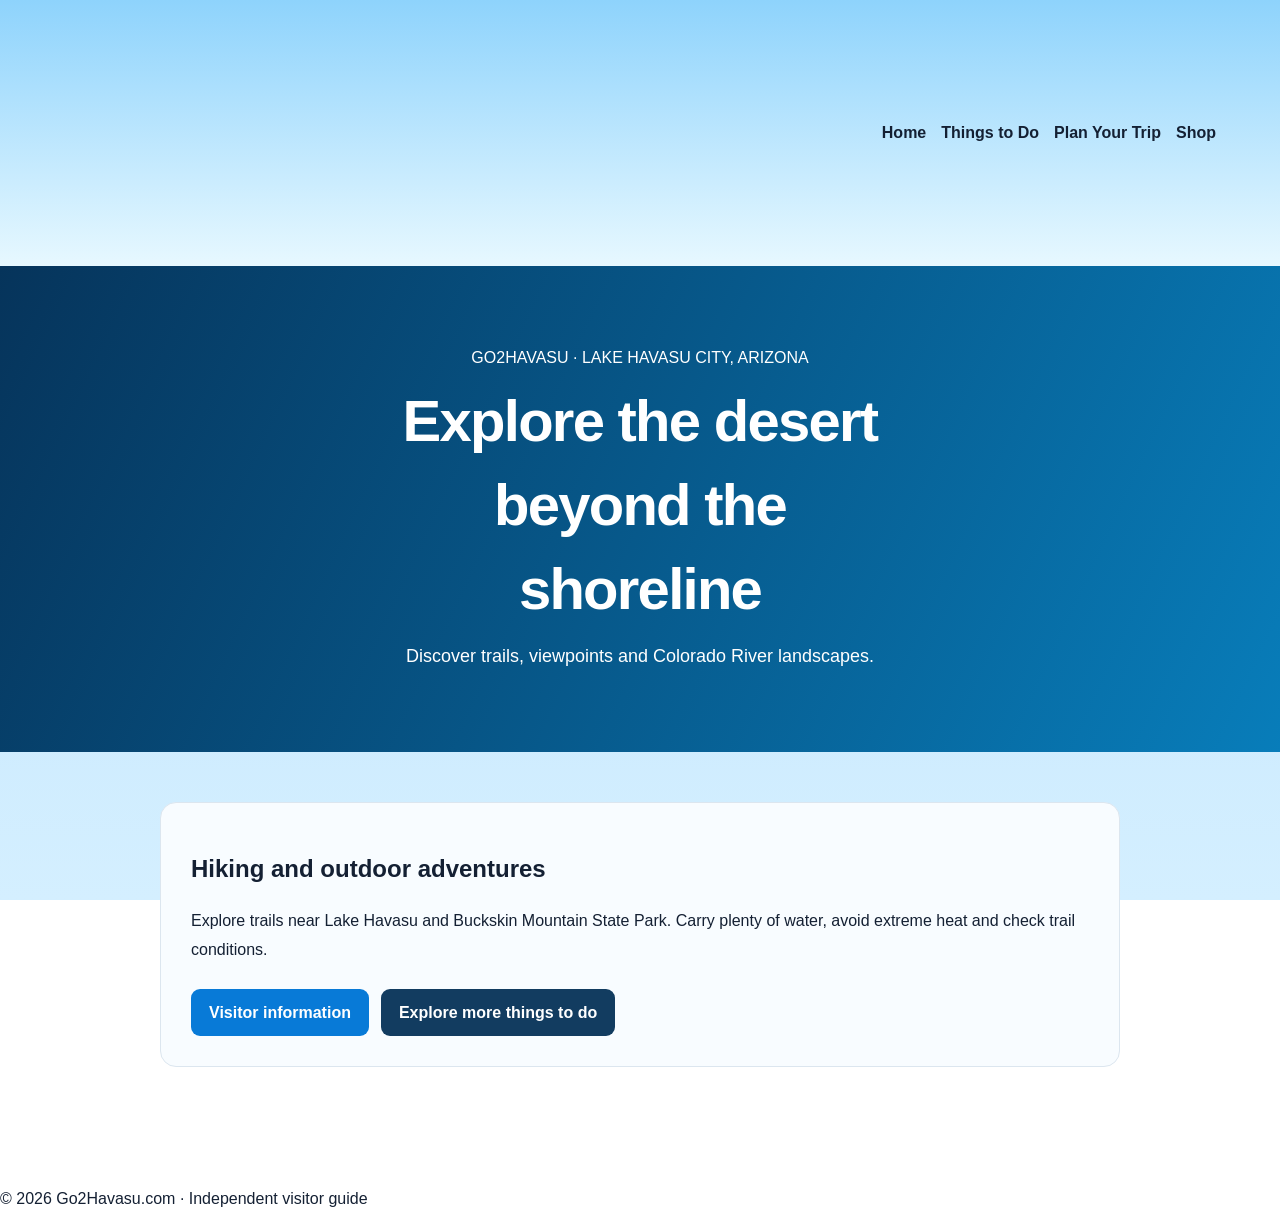
<file: hiking.html>
<!doctype html><html lang="en"><head><meta charset="utf-8"><meta name="viewport" content="width=device-width,initial-scale=1"><meta name="description" content="Discover trails, viewpoints and Colorado River landscapes."><title>Hiking & Outdoors | Go2Havasu.com</title><link rel="stylesheet" href="styles.css"><style>.guide-header{display:flex;align-items:center;justify-content:space-between;padding:12px 5%;background:linear-gradient(#8ed3fc,#e7f8ff);gap:15px}.guide-header img{width:min(240px,42vw)}.guide-header nav{display:flex;gap:15px;flex-wrap:wrap;font-weight:700}.guide-hero{background:linear-gradient(115deg,#06345b,#087dba);color:white;padding:80px 7%;text-align:center}.guide-hero h1{font-size:clamp(32px,5vw,58px);margin:10px auto}.guide-hero p{max-width:650px;margin:auto;line-height:1.7}.guide-body{max-width:1000px;margin:50px auto;padding:0 20px 70px}.guide-body article{border:1px solid #dce6ef;border-radius:16px;padding:30px;background:#f8fcff}.guide-body p{line-height:1.8}.guide-links{display:flex;gap:12px;flex-wrap:wrap;margin-top:24px}.guide-links a{display:inline-block;padding:12px 18px;background:#087ad7;color:white;border-radius:9px;font-weight:700}.guide-links a:last-child{background:#123c60}@media(max-width:650px){.guide-header{flex-direction:column}.guide-header nav{justify-content:center}}</style></head><body><header class="guide-header"><a href="/" aria-label="Go2Havasu homepage"><img src="assets/go2havasu-logo.webp" alt="Go2Havasu.com"></a><nav aria-label="Tourism navigation"><a href="/">Home</a><a href="things-to-do.html">Things to Do</a><a href="plan.html">Plan Your Trip</a><a href="/#shop">Shop</a></nav></header><main><section class="guide-hero"><span>GO2HAVASU · LAKE HAVASU CITY, ARIZONA</span><h1>Explore the desert beyond the shoreline</h1><p>Discover trails, viewpoints and Colorado River landscapes.</p></section><section class="guide-body"><article><h2>Hiking and outdoor adventures</h2><p>Explore trails near Lake Havasu and Buckskin Mountain State Park. Carry plenty of water, avoid extreme heat and check trail conditions.</p><div class="guide-links"><a href="https://azstateparks.com/buckskin" target="_blank" rel="noopener noreferrer">Visitor information</a><a href="things-to-do.html">Explore more things to do</a></div></article></section></main><footer><p>© <span id="year"></span> Go2Havasu.com · Independent visitor guide</p></footer><script>document.getElementById('year').textContent=new Date().getFullYear()</script></body></html>
</file>
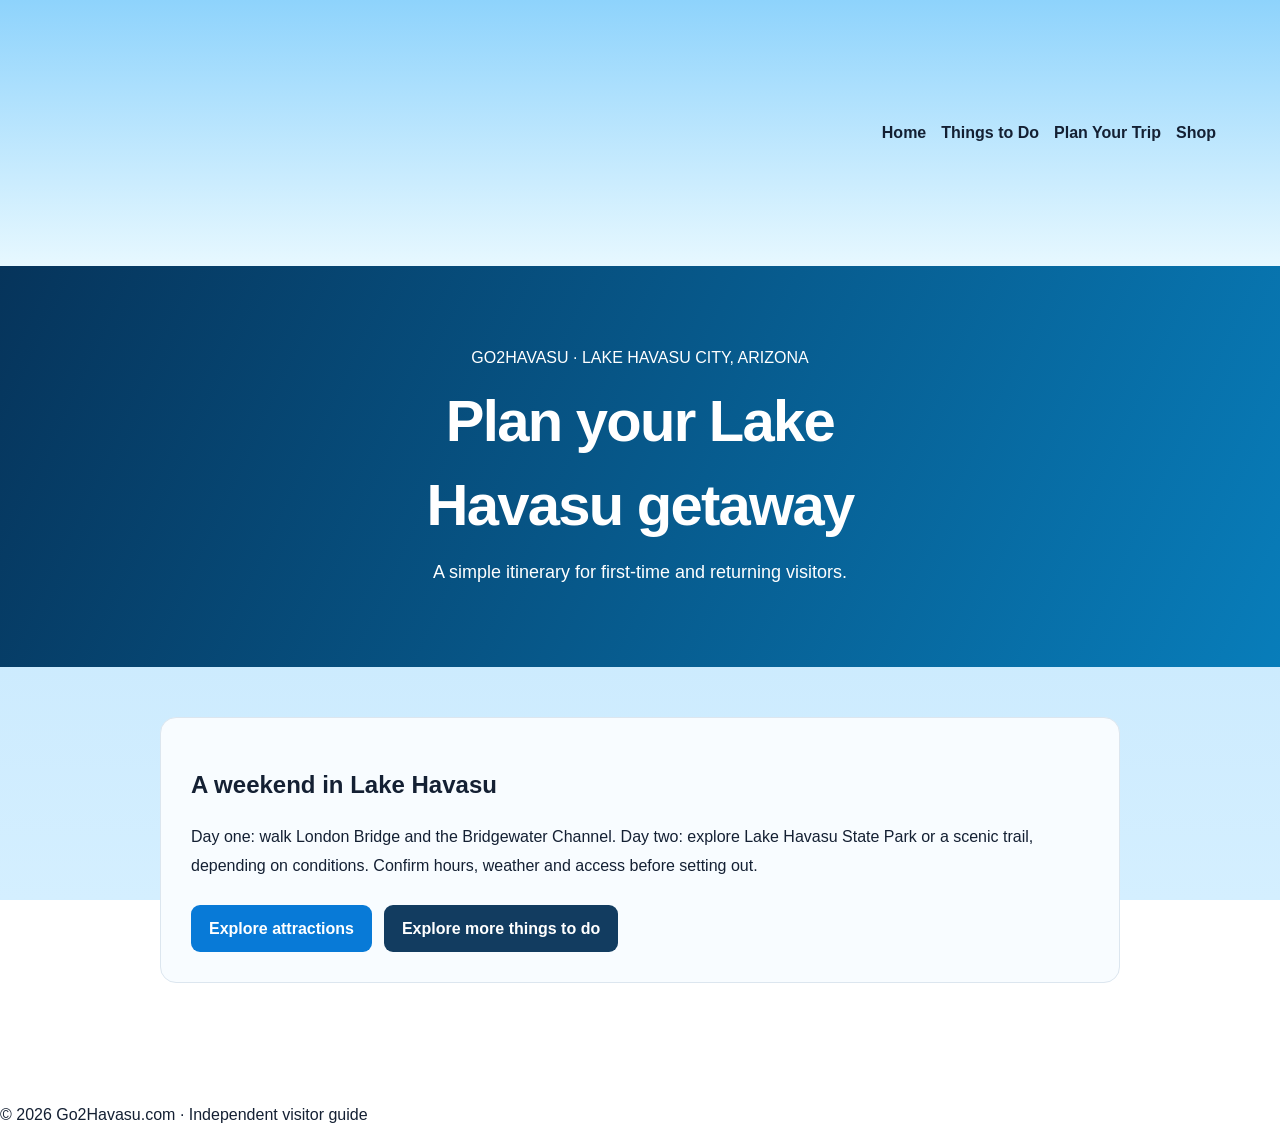
<file: plan.html>
<!doctype html><html lang="en"><head><meta charset="utf-8"><meta name="viewport" content="width=device-width,initial-scale=1"><meta name="description" content="A simple itinerary for first-time and returning visitors."><title>Plan Your Trip | Go2Havasu.com</title><link rel="stylesheet" href="styles.css"><style>.guide-header{display:flex;align-items:center;justify-content:space-between;padding:12px 5%;background:linear-gradient(#8ed3fc,#e7f8ff);gap:15px}.guide-header img{width:min(240px,42vw)}.guide-header nav{display:flex;gap:15px;flex-wrap:wrap;font-weight:700}.guide-hero{background:linear-gradient(115deg,#06345b,#087dba);color:white;padding:80px 7%;text-align:center}.guide-hero h1{font-size:clamp(32px,5vw,58px);margin:10px auto}.guide-hero p{max-width:650px;margin:auto;line-height:1.7}.guide-body{max-width:1000px;margin:50px auto;padding:0 20px 70px}.guide-body article{border:1px solid #dce6ef;border-radius:16px;padding:30px;background:#f8fcff}.guide-body p{line-height:1.8}.guide-links{display:flex;gap:12px;flex-wrap:wrap;margin-top:24px}.guide-links a{display:inline-block;padding:12px 18px;background:#087ad7;color:white;border-radius:9px;font-weight:700}.guide-links a:last-child{background:#123c60}@media(max-width:650px){.guide-header{flex-direction:column}.guide-header nav{justify-content:center}}</style></head><body><header class="guide-header"><a href="/" aria-label="Go2Havasu homepage"><img src="assets/go2havasu-logo.webp" alt="Go2Havasu.com"></a><nav aria-label="Tourism navigation"><a href="/">Home</a><a href="things-to-do.html">Things to Do</a><a href="plan.html">Plan Your Trip</a><a href="/#shop">Shop</a></nav></header><main><section class="guide-hero"><span>GO2HAVASU · LAKE HAVASU CITY, ARIZONA</span><h1>Plan your Lake Havasu getaway</h1><p>A simple itinerary for first-time and returning visitors.</p></section><section class="guide-body"><article><h2>A weekend in Lake Havasu</h2><p>Day one: walk London Bridge and the Bridgewater Channel. Day two: explore Lake Havasu State Park or a scenic trail, depending on conditions. Confirm hours, weather and access before setting out.</p><div class="guide-links"><a href="things-to-do.html" >Explore attractions</a><a href="things-to-do.html">Explore more things to do</a></div></article></section></main><footer><p>© <span id="year"></span> Go2Havasu.com · Independent visitor guide</p></footer><script>document.getElementById('year').textContent=new Date().getFullYear()</script></body></html>
</file>
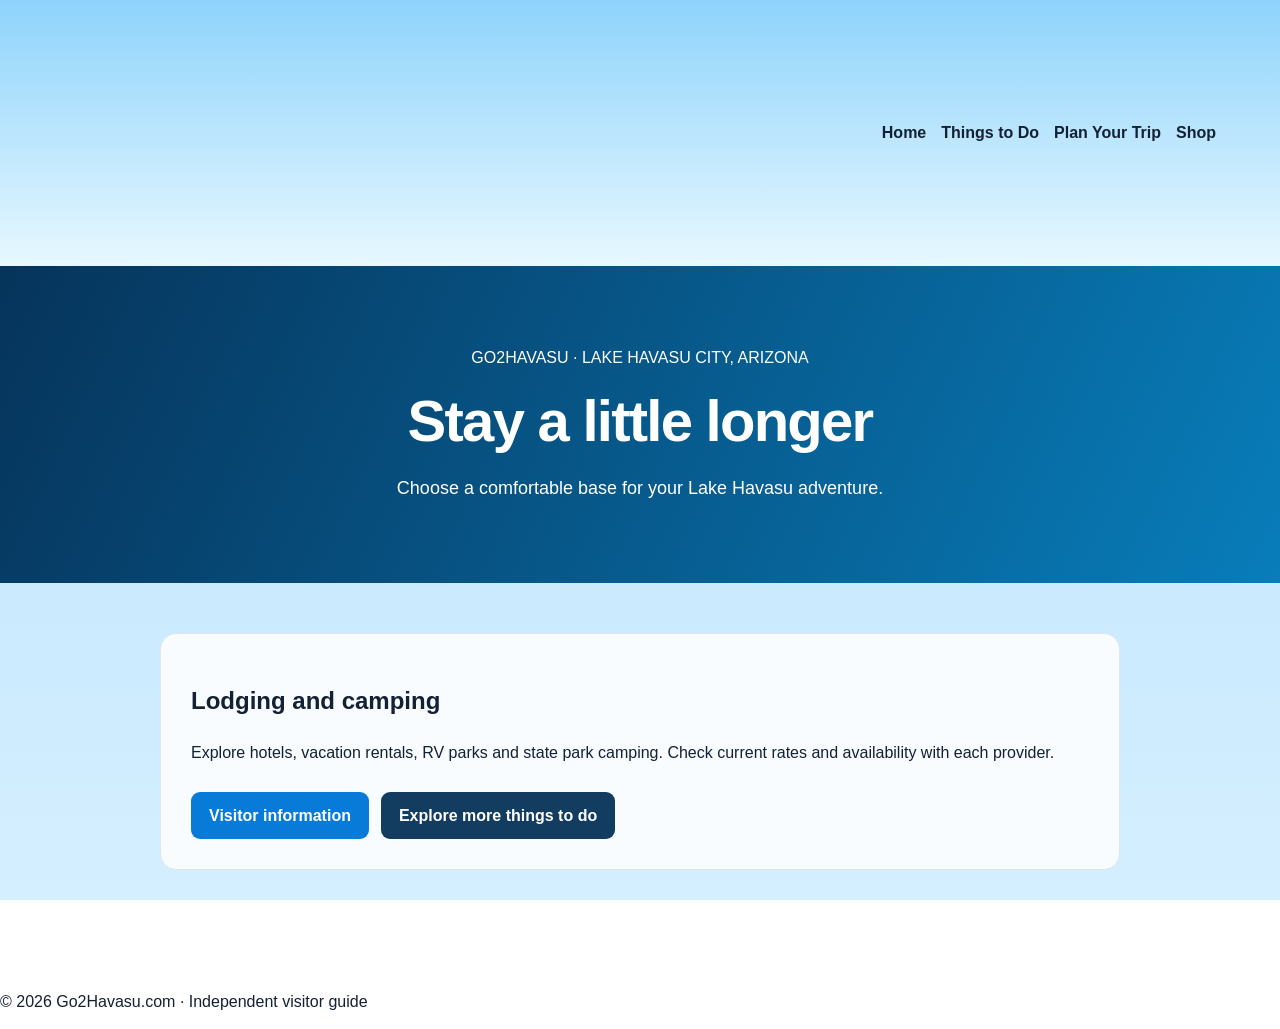
<file: stay.html>
<!doctype html><html lang="en"><head><meta charset="utf-8"><meta name="viewport" content="width=device-width,initial-scale=1"><meta name="description" content="Choose a comfortable base for your Lake Havasu adventure."><title>Places to Stay | Go2Havasu.com</title><link rel="stylesheet" href="styles.css"><style>.guide-header{display:flex;align-items:center;justify-content:space-between;padding:12px 5%;background:linear-gradient(#8ed3fc,#e7f8ff);gap:15px}.guide-header img{width:min(240px,42vw)}.guide-header nav{display:flex;gap:15px;flex-wrap:wrap;font-weight:700}.guide-hero{background:linear-gradient(115deg,#06345b,#087dba);color:white;padding:80px 7%;text-align:center}.guide-hero h1{font-size:clamp(32px,5vw,58px);margin:10px auto}.guide-hero p{max-width:650px;margin:auto;line-height:1.7}.guide-body{max-width:1000px;margin:50px auto;padding:0 20px 70px}.guide-body article{border:1px solid #dce6ef;border-radius:16px;padding:30px;background:#f8fcff}.guide-body p{line-height:1.8}.guide-links{display:flex;gap:12px;flex-wrap:wrap;margin-top:24px}.guide-links a{display:inline-block;padding:12px 18px;background:#087ad7;color:white;border-radius:9px;font-weight:700}.guide-links a:last-child{background:#123c60}@media(max-width:650px){.guide-header{flex-direction:column}.guide-header nav{justify-content:center}}</style></head><body><header class="guide-header"><a href="/" aria-label="Go2Havasu homepage"><img src="assets/go2havasu-logo.webp" alt="Go2Havasu.com"></a><nav aria-label="Tourism navigation"><a href="/">Home</a><a href="things-to-do.html">Things to Do</a><a href="plan.html">Plan Your Trip</a><a href="/#shop">Shop</a></nav></header><main><section class="guide-hero"><span>GO2HAVASU · LAKE HAVASU CITY, ARIZONA</span><h1>Stay a little longer</h1><p>Choose a comfortable base for your Lake Havasu adventure.</p></section><section class="guide-body"><article><h2>Lodging and camping</h2><p>Explore hotels, vacation rentals, RV parks and state park camping. Check current rates and availability with each provider.</p><div class="guide-links"><a href="https://azstateparks.com/lake-havasu" target="_blank" rel="noopener noreferrer">Visitor information</a><a href="things-to-do.html">Explore more things to do</a></div></article></section></main><footer><p>© <span id="year"></span> Go2Havasu.com · Independent visitor guide</p></footer><script>document.getElementById('year').textContent=new Date().getFullYear()</script></body></html>
</file>
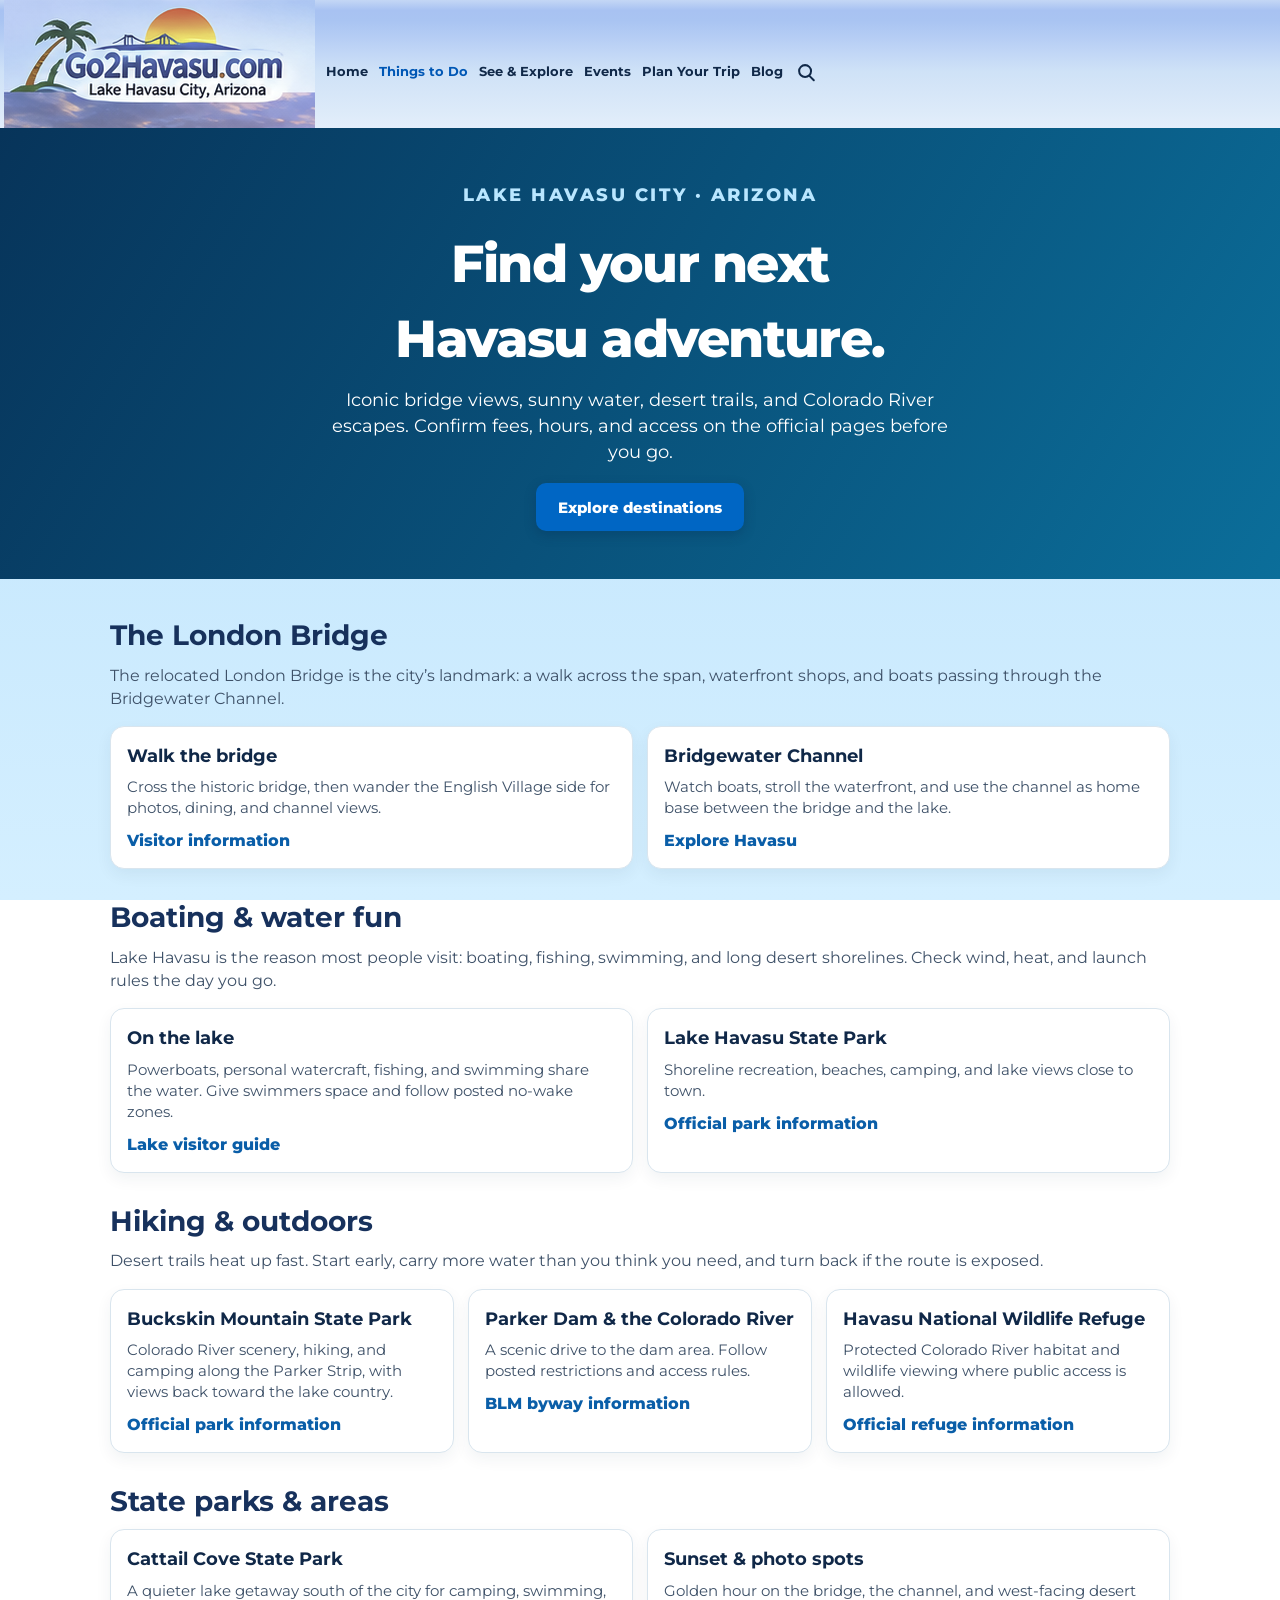
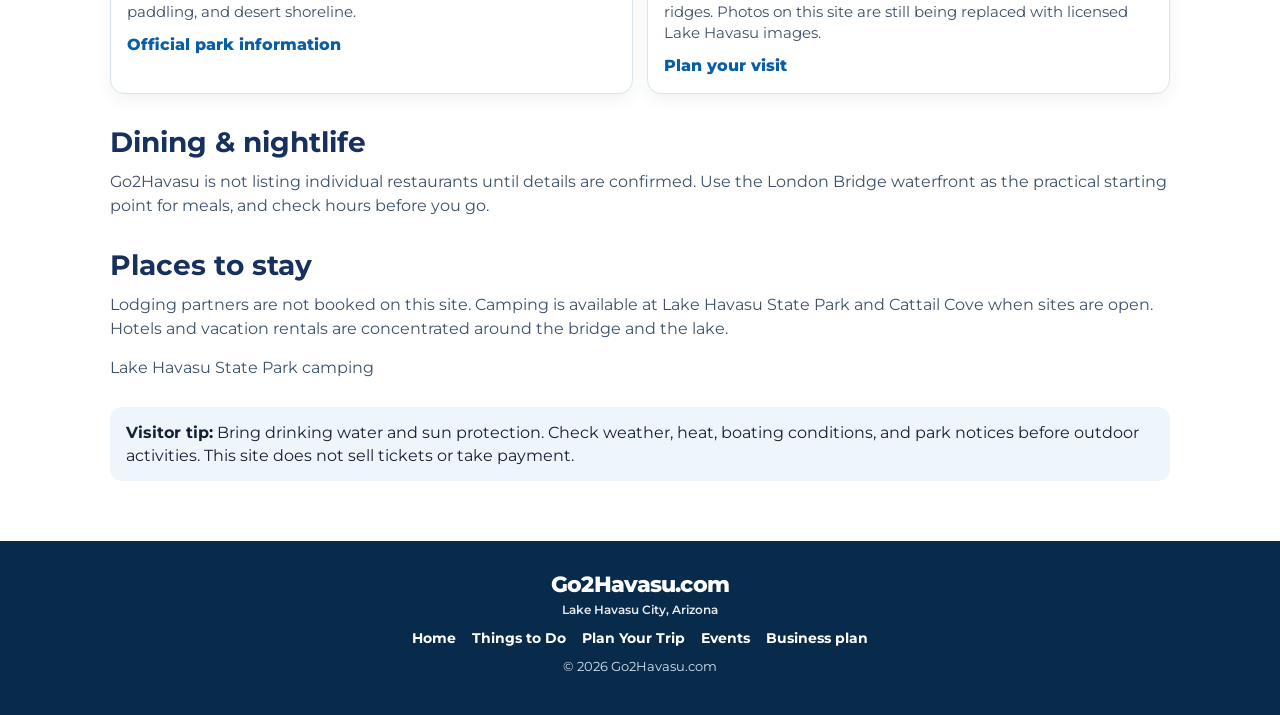
<file: things-to-do.html>
<!doctype html>
<html lang="en">
<head>
  <meta charset="utf-8">
  <meta name="viewport" content="width=device-width, initial-scale=1">
  <title>Things to Do in Lake Havasu City | Go2Havasu.com</title>
  <meta name="description" content="Things to do in Lake Havasu City: London Bridge, boating, Buckskin Mountain, Lake Havasu State Park, Cattail Cove, and Colorado River day trips.">
  <link rel="canonical" href="https://www.go2havasu.com/things-to-do.html">
  <meta property="og:type" content="article">
  <meta property="og:site_name" content="Go2Havasu.com">
  <meta property="og:title" content="Things to Do in Lake Havasu City | Go2Havasu.com">
  <meta property="og:description" content="London Bridge, lake days, desert hikes, and state parks around Lake Havasu City, Arizona.">
  <meta property="og:url" content="https://www.go2havasu.com/things-to-do.html">
  <meta property="og:image" content="https://www.go2havasu.com/assets/og-logo.png">
  <meta name="twitter:card" content="summary_large_image">
  <meta name="twitter:image" content="https://www.go2havasu.com/assets/og-logo.png">
  <meta name="theme-color" content="#0b3a66">
  <link rel="icon" href="/assets/favicon-32.png" type="image/png" sizes="32x32">
  <link rel="icon" href="/assets/favicon-48.png" type="image/png" sizes="48x48">
  <link rel="apple-touch-icon" href="/assets/apple-touch-icon.png">
  <link rel="preconnect" href="https://fonts.googleapis.com">
  <link rel="preconnect" href="https://fonts.gstatic.com" crossorigin>
  <link href="https://fonts.googleapis.com/css2?family=Montserrat:wght@500;600;700;800&amp;display=swap" rel="stylesheet">
  <link rel="stylesheet" href="/styles.css">
</head>
<body>
  <a class="skip-link" href="#main">Skip to content</a>
  <header class="site-header guide-header" role="banner">
    <a class="brand" href="/">
      <picture class="brand-art">
        <source srcset="/assets/images/header-logo.webp" type="image/webp">
        <img src="/assets/images/header-logo.png" alt="Go2Havasu.com, Lake Havasu City, Arizona" width="311" height="128">
      </picture>
    </a>
    <button class="menu-toggle" type="button" aria-expanded="false" aria-controls="site-nav" aria-label="Open menu">
      <span class="menu-bars"></span>
    </button>
    <div class="header-nav">
      <nav class="main-nav" id="site-nav" aria-label="Main">
        <a href="/">Home</a>
        <a href="/things-to-do.html" aria-current="page">Things to Do</a>
      <a href="/#explore">See &amp; Explore</a>
      <a href="/events.html">Events</a>
      <a href="/plan.html">Plan Your Trip</a>
      <a href="/blog.html">Blog</a>
      </nav>
      <button class="nav-search" type="button" aria-haspopup="dialog" aria-controls="searchDialog" aria-label="Search">
        <svg viewBox="0 0 24 24" aria-hidden="true" fill="none" stroke="currentColor" stroke-width="2.2" stroke-linecap="round">
          <circle cx="11" cy="11" r="6.5"></circle>
          <path d="M16 16.5L20.5 21"></path>
        </svg>
      </button>
    </div>
  </header>

  <main id="main">
    <section class="guide-hero">
      <p class="kicker">LAKE HAVASU CITY · ARIZONA</p>
      <h1>Find your next Havasu adventure.</h1>
      <p>Iconic bridge views, sunny water, desert trails, and Colorado River escapes. Confirm fees, hours, and access on the official pages before you go.</p>
      <a class="primary-button" href="#destinations">Explore destinations</a>
    </section>

    <div class="guide-wrap" id="destinations">
      <section class="guide-block" id="london-bridge">
        <h2>The London Bridge</h2>
        <p>The relocated London Bridge is the city’s landmark: a walk across the span, waterfront shops, and boats passing through the Bridgewater Channel.</p>
        <div class="guide-grid">
          <article class="guide-card">
            <h3>Walk the bridge</h3>
            <p>Cross the historic bridge, then wander the English Village side for photos, dining, and channel views.</p>
            <a href="https://www.golakehavasu.com/" target="_blank" rel="noopener noreferrer">Visitor information</a>
          </article>
          <article class="guide-card">
            <h3>Bridgewater Channel</h3>
            <p>Watch boats, stroll the waterfront, and use the channel as home base between the bridge and the lake.</p>
            <a href="https://www.golakehavasu.com/" target="_blank" rel="noopener noreferrer">Explore Havasu</a>
          </article>
        </div>
      </section>

      <section class="guide-block" id="boating">
        <h2>Boating &amp; water fun</h2>
        <p>Lake Havasu is the reason most people visit: boating, fishing, swimming, and long desert shorelines. Check wind, heat, and launch rules the day you go.</p>
        <div class="guide-grid">
          <article class="guide-card">
            <h3>On the lake</h3>
            <p>Powerboats, personal watercraft, fishing, and swimming share the water. Give swimmers space and follow posted no-wake zones.</p>
            <a href="https://www.golakehavasu.com/" target="_blank" rel="noopener noreferrer">Lake visitor guide</a>
          </article>
          <article class="guide-card" id="state-park">
            <h3>Lake Havasu State Park</h3>
            <p>Shoreline recreation, beaches, camping, and lake views close to town.</p>
            <a href="https://azstateparks.com/lake-havasu" target="_blank" rel="noopener noreferrer">Official park information</a>
          </article>
        </div>
      </section>

      <section class="guide-block" id="hiking">
        <h2>Hiking &amp; outdoors</h2>
        <p>Desert trails heat up fast. Start early, carry more water than you think you need, and turn back if the route is exposed.</p>
        <div class="guide-grid">
          <article class="guide-card" id="buckskin">
            <h3>Buckskin Mountain State Park</h3>
            <p>Colorado River scenery, hiking, and camping along the Parker Strip, with views back toward the lake country.</p>
            <a href="https://azstateparks.com/buckskin" target="_blank" rel="noopener noreferrer">Official park information</a>
          </article>
          <article class="guide-card" id="parker-dam">
            <h3>Parker Dam &amp; the Colorado River</h3>
            <p>A scenic drive to the dam area. Follow posted restrictions and access rules.</p>
            <a href="https://www.blm.gov/visit/parker-dam-road-back-country-byway" target="_blank" rel="noopener noreferrer">BLM byway information</a>
          </article>
          <article class="guide-card">
            <h3>Havasu National Wildlife Refuge</h3>
            <p>Protected Colorado River habitat and wildlife viewing where public access is allowed.</p>
            <a href="https://www.fws.gov/refuge/havasu" target="_blank" rel="noopener noreferrer">Official refuge information</a>
          </article>
        </div>
      </section>

      <section class="guide-block" id="parks">
        <h2>State parks &amp; areas</h2>
        <div class="guide-grid">
          <article class="guide-card" id="cattail">
            <h3>Cattail Cove State Park</h3>
            <p>A quieter lake getaway south of the city for camping, swimming, paddling, and desert shoreline.</p>
            <a href="https://azstateparks.com/cattail-cove" target="_blank" rel="noopener noreferrer">Official park information</a>
          </article>
          <article class="guide-card">
            <h3>Sunset &amp; photo spots</h3>
            <p>Golden hour on the bridge, the channel, and west-facing desert ridges. Photos on this site are still being replaced with licensed Lake Havasu images.</p>
            <a href="/#plan">Plan your visit</a>
          </article>
        </div>
      </section>

      <section class="guide-block" id="dining">
        <h2>Dining &amp; nightlife</h2>
        <p>Go2Havasu is not listing individual restaurants until details are confirmed. Use the London Bridge waterfront as the practical starting point for meals, and check hours before you go.</p>
      </section>

      <section class="guide-block" id="stay">
        <h2>Places to stay</h2>
        <p>Lodging partners are not booked on this site. Camping is available at Lake Havasu State Park and Cattail Cove when sites are open. Hotels and vacation rentals are concentrated around the bridge and the lake.</p>
        <p><a href="https://azstateparks.com/lake-havasu" target="_blank" rel="noopener noreferrer">Lake Havasu State Park camping</a></p>
      </section>

      <aside class="guide-note">
        <strong>Visitor tip:</strong> Bring drinking water and sun protection. Check weather, heat, boating conditions, and park notices before outdoor activities. This site does not sell tickets or take payment.
      </aside>
    </div>
  </main>

  <footer class="site-footer">
    <a class="footer-brand" href="/">Go2Havasu.com<span>Lake Havasu City, Arizona</span></a>
    <nav class="footer-nav" aria-label="Footer">
      <a href="/">Home</a>
      <a href="/things-to-do.html">Things to Do</a>
      <a href="/plan.html">Plan Your Trip</a>
      <a href="/events.html">Events</a>
      <a href="/BUSINESS_PLAN.md">Business plan</a>
    </nav>
    <p>© <span id="year"></span> Go2Havasu.com</p>
  </footer>

  <dialog class="search-dialog" id="searchDialog" aria-labelledby="searchTitle">
    <form class="search-form" method="dialog">
      <h2 id="searchTitle">Search Go2Havasu</h2>
      <div class="search-row">
        <input id="searchInput" type="search" name="q" placeholder="Try London Bridge, boating, parks…" aria-label="Search guides" autocomplete="off">
        <button class="search-close" type="submit" value="cancel">Close</button>
      </div>
      <ul class="search-results" id="searchResults"></ul>
    </form>
  </dialog>
  <script src="/script.js"></script>
</body>
</html>
</file>
<file: styles.css>
:root {
  --navy: #102848;
  --ink: #142033;
  --muted: #3e5168;
  --blue: #0066c4;
  --blue-dark: #0054a3;
  --icon: #005ab9;
  --header-top: #eaf6ff;
  --header-mid: #c5e7fd;
  --header-bottom: #9fd4fb;
  --line: #d5deea;
  --card: #ffffff;
  --soft: #f4f7fb;
  --focus: #ffbf00;
  --shadow: 0 8px 18px rgba(16, 40, 70, 0.12);
  --radius: 12px;
  --font: Montserrat, "Trebuchet MS", Arial, sans-serif;
}

*,
*::before,
*::after { box-sizing: border-box; }

html { scroll-behavior: smooth; }

body {
  margin: 0;
  color: var(--ink);
  background: linear-gradient(180deg, var(--header-top) 0%, var(--header-mid) 46%, #d4efff 100%);
  background-attachment: fixed;
  font-family: var(--font);
  font-size: 16px;
  line-height: 1.45;
  min-height: 100vh;
}

img, svg { max-width: 100%; }

a { color: inherit; text-decoration: none; }

button, input { font-family: inherit; }

:focus { outline: none; }

:focus-visible {
  outline: 3px solid var(--focus);
  outline-offset: 2px;
}

.skip-link {
  position: absolute;
  left: 12px;
  top: -48px;
  z-index: 80;
  background: #fff;
  color: var(--navy);
  font-weight: 800;
  padding: 10px 14px;
  border-radius: 8px;
}

.skip-link:focus { top: 12px; }

.visually-hidden {
  position: absolute;
  width: 1px;
  height: 1px;
  padding: 0;
  margin: -1px;
  overflow: hidden;
  clip: rect(0, 0, 0, 0);
  white-space: nowrap;
  border: 0;
}

.page-frame {
  max-width: 1680px;
  margin: 0 auto;
  background: transparent;
}

.showcase {
  display: grid;
  grid-template-columns: minmax(0, 1.38fr) minmax(0, 1fr);
  grid-template-rows: auto auto 1fr;
  column-gap: 8px;
  align-items: stretch;
}

.col-main,
.col-side {
  min-width: 0;
  display: grid;
  grid-template-rows: subgrid;
  grid-row: span 3;
}

.col-main,
.col-side { gap: 0; }

.col-side {
  padding: 0;
  background: transparent;
}

/* Header and brand */
.site-header {
  min-height: 72px;
  display: flex;
  align-items: center;
  justify-content: flex-start;
  gap: 4px;
  padding: 0 14px 0 4px;
  background: linear-gradient(180deg,
    #c4d7f5 0%,
    #a8c2f2 8%,
    #a9c4f2 16%,
    #b4ccf4 28%,
    #c2d7f6 42%,
    #cfe2f7 56%,
    #d6e6f8 72%,
    #dceaf9 86%,
    #e3eefb 100%);
  position: relative;
  z-index: 5;
  container-type: inline-size;
  container-name: header;
}

.brand {
  display: flex;
  align-items: center;
  width: auto;
  max-width: 46vw;
  flex: 0 0 auto;
  color: inherit;
  text-decoration: none;
  line-height: 0;
}

.brand-art,
.brand-art img {
  display: block;
  width: 311px;
  height: 128px;
  max-width: none;
}

@container header (min-width: 980px) {
  .brand { max-width: none; }
  .main-nav { gap: 18px; }
  .main-nav a { font-size: 14.5px; }
}

@container header (min-width: 1180px) {
  .main-nav { gap: 26px; }
  .main-nav a { font-size: 15.5px; }
}

.header-nav { display: contents; }

@media (min-width: 861px) {
  .brand { margin-right: 6px; }
  .site-header { align-items: flex-end; }
  .header-nav {
    position: static;
    display: flex;
    align-items: center;
    align-self: flex-end;
    gap: 2px;
    flex: 0 1 auto;
    min-width: 0;
    /* Links sit on the Go2Havasu.com line, above the white wave. */
    margin-bottom: 36px;
  }
  .header-nav .main-nav {
    position: static;
    flex: 0 0 auto;
    padding-bottom: 0;
  }

  /* Homepage: logo sits on the Explore photo; nav stays low on the bar above it. */
  .home-header {
    align-items: flex-end;
    min-height: 78px;
    padding: 30px 16px 6px 12px;
    overflow: visible;
  }
  .home-header .brand {
    position: absolute;
    left: 8px;
    top: 4px;
    margin: 0;
    z-index: 2;
  }
  .home-header .header-nav {
    position: static;
    margin: 0 0 0 320px;
    align-self: flex-end;
  }
}

@media (min-width: 861px) and (max-width: 1100px) {
  .home-header .brand-art,
  .home-header .brand-art img {
    width: 250px;
    height: auto;
  }
  .home-header .header-nav { margin-left: 258px; }
}

.menu-toggle {
  display: none;
  width: 44px;
  height: 44px;
  border: 0;
  border-radius: 10px;
  background: transparent;
  color: var(--navy);
  align-items: center;
  justify-content: center;
  cursor: pointer;
  flex: 0 0 auto;
}

.menu-bars,
.menu-bars::before,
.menu-bars::after {
  display: block;
  width: 22px;
  height: 2px;
  background: var(--navy);
  border-radius: 2px;
  position: relative;
}

.menu-bars::before,
.menu-bars::after {
  content: "";
  position: absolute;
  left: 0;
}

.menu-bars::before { top: -7px; }
.menu-bars::after { top: 7px; }

.menu-toggle[aria-expanded="true"] .menu-bars { background: transparent; }
.menu-toggle[aria-expanded="true"] .menu-bars::before { top: 0; transform: rotate(45deg); }
.menu-toggle[aria-expanded="true"] .menu-bars::after { top: 0; transform: rotate(-45deg); }

.main-nav {
  display: flex;
  align-items: center;
  justify-content: flex-end;
  gap: 9px;
  flex: 1 1 auto;
  min-width: 0;
  padding-bottom: 2px;
}

.main-nav a {
  color: var(--navy);
  font-weight: 700;
  font-size: 12.5px;
  white-space: nowrap;
  border-radius: 6px;
  padding: 6px 1px;
}

.main-nav a:hover,
.main-nav a[aria-current="page"] { color: #0057b5; }

.nav-search {
  display: inline-flex;
  align-items: center;
  justify-content: center;
  width: 40px;
  height: 40px;
  border: 0;
  background: transparent;
  color: var(--navy);
  cursor: pointer;
  border-radius: 999px;
  padding: 0;
}

.nav-search svg { width: 22px; height: 22px; }

/* Hero */
.hero {
  position: relative;
  min-height: 368px;
  display: flex;
  align-items: center;
  overflow: hidden;
  color: #fff;
}

.hero.hero-art {
  display: block;
  min-height: 0;
  padding: 0;
}

.hero.hero-art picture,
.hero.hero-art img {
  display: block;
  width: 100%;
  height: auto;
}

.hero-hit {
  position: absolute;
  z-index: 2;
  display: block;
  overflow: hidden;
  text-indent: -999px;
  white-space: nowrap;
  border-radius: 12px;
  background: transparent;
}

.hero-hit-primary {
  left: 4.8%;
  top: 73.6%;
  width: 25.6%;
  height: 14.2%;
}

.hero-hit-secondary {
  left: 31.6%;
  top: 74.2%;
  width: 20.2%;
  height: 13.2%;
}

.ph {
  background-color: #0d4f73;
  background-image:
    repeating-linear-gradient(-45deg, rgba(255, 255, 255, 0.045) 0 14px, rgba(0, 0, 0, 0.045) 14px 28px),
    var(--scene, linear-gradient(180deg, #f3a04a, #0d4f73));
}

.ph-hero {
  --scene: linear-gradient(115deg, rgba(5, 22, 44, 0.78) 0%, rgba(8, 32, 58, 0.42) 46%, rgba(8, 36, 58, 0.18) 100%),
    linear-gradient(180deg, #f6b15a 0%, #e86a3c 26%, #2f7ea3 58%, #0c4c68 100%);
  position: absolute;
  inset: 0;
}

.ph-badge {
  display: inline-flex;
  align-items: center;
  max-width: calc(100% - 16px);
  background: #fff4d6;
  color: #5c3b00;
  border: 1px solid #e6c56a;
  border-radius: 999px;
  font-size: 11px;
  font-weight: 800;
  letter-spacing: 0.01em;
  line-height: 1.2;
  padding: 4px 8px;
  z-index: 2;
}

.hero .ph-badge {
  position: absolute;
  top: 12px;
  right: 12px;
}

.shot,
.shot picture {
  display: block;
}

.shot img {
  display: block;
  width: 100%;
  height: 100%;
  object-fit: cover;
}

.hero .shot,
.hero .shot picture,
.hero .shot img,
.bridge-live .shot,
.bridge-live .shot picture,
.bridge-live .shot img,
.mini-card .shot,
.mini-card .shot picture,
.mini-card .shot img,
.sunset-banner .shot,
.sunset-banner .shot picture,
.sunset-banner .shot img {
  position: absolute;
  inset: 0;
}

.hero-scrim {
  position: absolute;
  inset: 0;
  z-index: 1;
  pointer-events: none;
  background: linear-gradient(90deg, rgba(5, 20, 40, 0.66) 0%, rgba(5, 20, 40, 0.28) 46%, rgba(5, 20, 40, 0.08) 100%);
}

.pos-hero { object-position: 68% 42%; }
.pos-bridge { object-position: center 42%; }
.pos-boat { object-position: center 62%; }
.pos-hikers { object-position: center 72%; }
.pos-cove { object-position: 58% 48%; }
.pos-channel { object-position: center top; }
.pos-night { object-position: center 38%; }
.pos-wake { object-position: center 30%; }
.pos-ridge { object-position: 62% 55%; }
.pos-palms { object-position: 74% center; }
.pos-sunset { object-position: 82% 42%; }

.attraction-card .shot,
.attraction-card .shot picture,
.attraction-card .shot img { height: 124px; position: relative; inset: auto; }

.bridge-live {
  position: relative;
  height: 100%;
  min-height: 0;
  margin: 0;
  border-radius: 8px;
  overflow: hidden;
  background: #07375d;
}

.live-link {
  position: absolute;
  z-index: 2;
  left: 0;
  right: 0;
  bottom: 0;
  display: flex;
  align-items: center;
  justify-content: center;
  min-height: 44px;
  padding: 10px 14px;
  background: rgba(8, 28, 48, 0.88);
  color: #fff;
  font-weight: 800;
  font-size: 15px;
  text-align: center;
}

.live-link:hover { background: #082038; text-decoration: underline; }

.hero-content {
  position: relative;
  z-index: 2;
  padding: 48px 6.5% 36px;
  max-width: 680px;
  text-shadow: 0 2px 10px rgba(0, 0, 0, 0.45);
}

.hero h1 {
  margin: 0 0 12px;
  font-size: clamp(38px, 3.35vw, 62px);
  font-weight: 800;
  letter-spacing: -0.04em;
  line-height: 0.98;
}

.hero p {
  margin: 0 0 22px;
  font-size: clamp(15px, 1.2vw, 20px);
  font-weight: 700;
  line-height: 1.35;
  max-width: 38rem;
}

.hero p span { display: block; }

.hero-actions {
  display: flex;
  flex-wrap: wrap;
  gap: 12px;
}

.primary-button,
.outline-button {
  display: inline-flex;
  align-items: center;
  justify-content: center;
  min-height: 48px;
  padding: 12px 20px;
  border-radius: 10px;
  font-weight: 800;
  font-size: 15px;
  line-height: 1;
  cursor: pointer;
}

.primary-button {
  background: var(--blue);
  color: #fff;
  border: 2px solid transparent;
  box-shadow: 0 4px 12px rgba(0, 40, 80, 0.28);
}

.primary-button:hover { background: var(--blue-dark); }

.outline-button {
  color: #fff;
  background: rgba(8, 28, 48, 0.38);
  border: 2px solid #fff;
}

.outline-button:hover { background: rgba(8, 28, 48, 0.58); }

/* Category row */
.quick-nav {
  display: grid;
  grid-template-columns: repeat(6, minmax(0, 1fr));
  gap: 6px;
  align-items: start;
  padding: 18px 12px 8px;
  background: transparent;
}

.quick-nav a {
  display: flex;
  flex-direction: column;
  align-items: center;
  gap: 6px;
  text-align: center;
  color: var(--navy);
  font-weight: 700;
  font-size: 12px;
  line-height: 1.2;
  min-height: 84px;
  padding: 4px 2px;
  border-radius: 10px;
}

.quick-nav a:hover { color: var(--blue); }

.quick-nav svg {
  width: 40px;
  height: 40px;
  stroke: var(--icon);
  fill: none;
  stroke-width: 1.8;
  stroke-linecap: round;
  stroke-linejoin: round;
}

.attractions {
  padding: 8px 10px 0;
  background: transparent;
}

.attractions h2,
.band h2,
.guide-hero h1 {
  text-align: center;
  color: #17315c;
  font-weight: 800;
  letter-spacing: -0.03em;
}

.attractions h2 {
  margin: 8px 0 18px;
  font-size: clamp(26px, 2.15vw, 36px);
}

.attraction-grid {
  display: grid;
  grid-template-columns: repeat(4, minmax(0, 1fr));
  gap: 8px;
}

.attraction-card {
  display: flex;
  flex-direction: column;
  background: var(--card);
  border-radius: 14px;
  overflow: hidden;
  box-shadow: var(--shadow);
  min-height: 100%;
  color: var(--ink);
}

.attraction-card:hover { transform: translateY(-2px); }

.attraction-card .ph {
  position: relative;
  display: block;
  height: 124px;
}

.attraction-card .ph-badge {
  position: absolute;
  left: 8px;
  bottom: 8px;
}

.attraction-text {
  display: flex;
  align-items: center;
  gap: 2px;
  padding: 10px 4px 12px 8px;
  flex: 1;
}

.attraction-copy { flex: 1; min-width: 0; }

.attraction-text h3 {
  margin: 0 0 4px;
  font-size: 13px;
  font-weight: 800;
  letter-spacing: -0.04em;
  line-height: 1.15;
}

.attraction-text p {
  margin: 0;
  color: var(--muted);
  font-size: clamp(11px, 0.75vw, 13px);
  line-height: 1.35;
  font-weight: 500;
}

.chevron {
  flex: 0 0 auto;
  color: var(--navy);
  display: grid;
  place-items: center;
}

.chevron svg { width: 18px; height: 18px; }

.ph-bridge { --scene: linear-gradient(180deg, #8fd0ea 0%, #d7c4a2 42%, #3e86b0 43%, #1d6f99 100%); }
.ph-lake { --scene: linear-gradient(180deg, #7ec8ef 0%, #c9845a 38%, #2f8fbe 39%, #1476a8 100%); }
.ph-hike { --scene: linear-gradient(180deg, #f0c27b 0%, #c4623a 45%, #8d4b32 100%); }
.ph-park { --scene: linear-gradient(160deg, #e7eef2 0%, #d07a58 34%, #1f8eae 35%, #0e7494 100%); }
.ph-aerial { --scene: linear-gradient(160deg, #d7ecf8 0%, #8fd0ea 28%, #1494c4 29%, #0b78b4 70%, #075e96 100%); }
.ph-waterfront { --scene: linear-gradient(180deg, #24365c 0%, #3a4d74 40%, #1a6e9a 41%, #0e4f78 100%); }
.ph-boating { --scene: linear-gradient(180deg, #8ec8ea 0%, #f2c56b 42%, #1c86c4 43%, #0d6eab 100%); }
.ph-hike-sunset { --scene: linear-gradient(180deg, #ffb15a 0%, #f07a3a 40%, #6a3a55 41%, #3d2a40 100%); }
.ph-palms { --scene: linear-gradient(180deg, #7ec8f0 0%, #f2d48a 36%, #1aa0b8 37%, #0e7f86 100%); }
.ph-desert { --scene: linear-gradient(180deg, #ffb15a 0%, #f07a32 32%, #6d4a86 33%, #3c4e78 58%, #d7a15a 59%, #c47a3a 100%); }

/* Thumbnails */
.mini-gallery {
  display: grid;
  grid-template-columns: repeat(4, minmax(0, 1fr));
  gap: 8px;
}

.mini-card {
  position: relative;
  display: flex;
  align-items: flex-end;
  min-height: 148px;
  border-radius: 10px;
  overflow: hidden;
  color: #fff;
  isolation: isolate;
}

.mini-card .ph { position: absolute; inset: 0; }

.mini-card::after {
  content: "";
  position: absolute;
  inset: 0;
  background: linear-gradient(180deg, transparent 40%, rgba(0, 0, 0, 0.72));
  z-index: 1;
}

.mini-card .ph-badge {
  position: absolute;
  top: 8px;
  left: 8px;
  z-index: 2;
}

.mini-card strong {
  position: relative;
  z-index: 2;
  padding: 10px;
  font-size: clamp(12px, 0.85vw, 15px);
  font-weight: 800;
  line-height: 1.15;
  letter-spacing: -0.02em;
  text-shadow: 0 1px 4px rgba(0, 0, 0, 0.45);
}

.sunset-banner {
  position: relative;
  flex: 1 1 auto;
  align-self: stretch;
  width: 100%;
  margin: 0;
  min-height: 180px;
  border-radius: 8px;
  overflow: hidden;
}

.sunset-banner .ph { position: absolute; inset: 0; }

.sunset-banner .ph-badge {
  position: absolute;
  left: 10px;
  bottom: 10px;
}

/* Lower band */
.band {
  padding: 42px 20px 28px;
  background: transparent;
  border-top: 1px solid #d3e7f5;
}

.band h2 {
  margin: 0 0 8px;
  font-size: clamp(26px, 3vw, 36px);
}

.lead {
  max-width: 720px;
  margin: 0 auto 22px;
  text-align: center;
  color: var(--muted);
}

.info-grid {
  max-width: 1100px;
  margin: 0 auto;
  display: grid;
  grid-template-columns: repeat(4, minmax(0, 1fr));
  gap: 14px;
}

.info-card {
  background: var(--soft);
  border: 1px solid #e3ebf3;
  border-radius: 14px;
  padding: 16px;
}

.info-card h3 {
  margin: 0 0 8px;
  font-size: 16px;
  color: var(--navy);
}

.info-card p { margin: 0 0 10px; color: var(--muted); font-size: 14px; }

.info-card a { color: #0a5ea8; font-weight: 800; }
.info-card a:hover { text-decoration: underline; }

.band-actions { text-align: center; margin-top: 18px; }

.site-footer {
  background: #082a4b;
  color: #fff;
  text-align: center;
  padding: 28px 16px 32px;
}

.footer-brand {
  display: inline-block;
  color: #fff;
  font-weight: 800;
  font-size: 22px;
  letter-spacing: -0.04em;
}

.footer-brand span {
  display: block;
  font-size: 12px;
  font-weight: 600;
  letter-spacing: 0;
  opacity: 0.9;
}

.site-footer p { margin: 8px 0; font-size: 13px; color: #d5e4f2; }

.footer-nav {
  display: flex;
  flex-wrap: wrap;
  justify-content: center;
  gap: 8px 16px;
  margin-top: 8px;
}

.footer-nav a { color: #fff; font-weight: 700; font-size: 14px; }
.footer-nav a:hover { text-decoration: underline; }

/* Search dialog */
.search-dialog {
  width: min(560px, calc(100vw - 24px));
  border: 0;
  border-radius: 16px;
  padding: 0;
  box-shadow: 0 24px 60px rgba(0, 0, 0, 0.28);
}

.search-dialog::backdrop { background: rgba(8, 22, 40, 0.55); }

.search-form { padding: 18px; }

.search-form h2 {
  margin: 0 0 12px;
  font-size: 22px;
  color: var(--navy);
}

.search-row { display: flex; gap: 8px; }

.search-form input[type="search"] {
  flex: 1;
  min-height: 48px;
  border: 2px solid #c5d4e4;
  border-radius: 10px;
  padding: 10px 12px;
  font-size: 16px;
  color: var(--ink);
}

.search-form input[type="search"]:focus-visible { border-color: var(--blue); }

.search-close,
.search-go {
  min-height: 48px;
  border-radius: 10px;
  border: 0;
  background: var(--soft);
  color: var(--navy);
  font-weight: 800;
  padding: 0 14px;
  cursor: pointer;
}

.search-results {
  list-style: none;
  margin: 14px 0 0;
  padding: 0;
  max-height: 320px;
  overflow: auto;
}

.search-results a,
.search-empty {
  display: block;
  padding: 10px 8px;
  border-radius: 8px;
  border-top: 1px solid #e6eef5;
}

.search-results a:hover,
.search-results a[aria-selected="true"] { background: #e7f3ff; }

.search-results strong { display: block; color: var(--navy); }
.search-results span { color: var(--muted); font-size: 13px; }

/* Guide page */
.guide-header { width: 100%; }

.guide-hero {
  background: linear-gradient(120deg, #07345a, #0b6e9a);
  color: #fff;
  text-align: center;
  padding: 54px 20px 48px;
}

.guide-hero h1 { color: #fff; margin: 8px auto 10px; font-size: clamp(32px, 5vw, 52px); max-width: 16ch; }
.guide-hero p { max-width: 640px; margin: 0 auto 18px; font-size: 18px; }

.kicker {
  letter-spacing: 0.14em;
  font-size: 12px;
  font-weight: 800;
  color: #b9e6ff;
}

.guide-wrap { max-width: 1100px; margin: 0 auto; padding: 36px 20px 60px; }

.guide-block { margin: 0 0 28px; }
.guide-block h2 { margin: 0 0 8px; color: #17315c; font-size: 28px; }
.guide-block > p { margin-top: 0; color: var(--muted); }

.guide-grid {
  display: grid;
  grid-template-columns: repeat(auto-fit, minmax(250px, 1fr));
  gap: 14px;
}

.guide-card {
  background: #fff;
  border: 1px solid #d9e5ee;
  border-radius: 14px;
  padding: 16px;
  box-shadow: 0 6px 16px rgba(6, 46, 71, 0.06);
}

.guide-card h3 { margin: 0 0 8px; font-size: 18px; color: var(--navy); }
.guide-card p { margin: 0 0 10px; color: var(--muted); font-size: 14.5px; }
.guide-card a { color: #0a5ea8; font-weight: 800; }
.guide-card a:hover { text-decoration: underline; }

.guide-note {
  background: #eef6fb;
  border-radius: 12px;
  padding: 14px 16px;
  color: var(--ink);
}

@media (max-width: 1180px) {
  .showcase { grid-template-columns: 1fr; grid-template-rows: none; }
  .col-main,
  .col-side { display: block; grid-row: auto; }
  .site-header { align-items: center; min-height: 0; position: sticky; top: 0; }
  .col-side { padding: 0 12px 16px; }
  .bridge-live { height: 420px; margin-top: 0; }
  .hero { min-height: 420px; }
  .hero.hero-art { min-height: 0; }
  .attraction-card .shot,
  .attraction-card .shot picture,
  .attraction-card .shot img { height: 180px; }
  .info-grid { grid-template-columns: repeat(2, minmax(0, 1fr)); }
  .brand { width: auto; max-width: 58vw; }
}

@media (max-width: 860px) {
  .menu-toggle { display: inline-flex; }
  .brand { max-width: calc(100% - 108px); }
  .brand-art,
  .brand-art img { width: 100%; height: auto; max-width: 100%; }
  .main-nav {
    display: none;
    position: absolute;
    top: 100%;
    left: 0;
    right: 0;
    flex-direction: column;
    align-items: stretch;
    gap: 0;
    background: #fff;
    padding: 8px;
    box-shadow: 0 16px 28px rgba(8, 30, 50, 0.16);
    border-bottom: 1px solid #e3ebf3;
  }
  .main-nav.is-open { display: flex; }
  .main-nav a {
    padding: 12px 10px;
    font-size: 16px;
    border-radius: 8px;
  }
  .nav-search { align-self: flex-start; }
  .quick-nav { grid-template-columns: repeat(3, minmax(0, 1fr)); row-gap: 12px; }
  .attraction-grid,
  .mini-gallery { grid-template-columns: repeat(2, minmax(0, 1fr)); }
  .hero p span { display: inline; }
  .bridge-live { height: 300px; }
}

@media (max-width: 520px) {
  .hero { min-height: 460px; }
  .hero.hero-art { min-height: 0; }
  .hero h1 { font-size: 40px; }
  .hero-actions { flex-direction: column; align-items: stretch; }
  .quick-nav { grid-template-columns: repeat(2, minmax(0, 1fr)); }
  .attraction-grid { grid-template-columns: 1fr; }
  .attraction-card .shot,
  .attraction-card .shot picture,
  .attraction-card .shot img { height: 168px; }
  .mini-card { min-height: 132px; }
  .info-grid { grid-template-columns: 1fr; }
  .search-row { flex-direction: column; }
  .brand { max-width: 68vw; }
  .brand-art,
  .brand-art img { width: 100%; height: auto; max-width: 100%; }
}

@media (prefers-reduced-motion: reduce) {
  html { scroll-behavior: auto; }
  .attraction-card:hover { transform: none; }
}

/* Visitor search added without changing approved two-column hero composition */
.search-section{padding:42px 20px;background:#eaf5fb;text-align:center}
.search-section>div{max-width:800px;margin:0 auto}
.search-section h2{margin:0 0 8px;color:#073d62;font-size:clamp(24px,2.5vw,34px)}
.search-section p{line-height:1.5}
.search-section form label{display:block;text-align:left;font-size:13px;font-weight:700;margin-bottom:8px}
.search-controls{display:flex;gap:10px}
.search-controls input{min-width:0;flex:1;border:1px solid #b4cddd;border-radius:8px;padding:13px 15px;font:inherit}
.search-controls button{border:0;border-radius:8px;background:#087ddd;color:white;font:inherit;font-weight:700;padding:12px 18px;cursor:pointer}
.search-controls button:hover,.search-controls button:focus-visible{background:#005da8}
@media(max-width:560px){.search-controls{flex-direction:column}}

.checkout-actions{text-align:center;display:flex;flex-wrap:wrap;justify-content:center;align-items:center;gap:12px;margin:18px auto;max-width:600px}
.checkout-actions button{background:#087ad7;color:white;border:0;border-radius:9px;padding:13px 20px;font:inherit;font-size:14px;font-weight:800;cursor:pointer}
.checkout-actions button:nth-child(2){background:#38566f}
.checkout-actions button:disabled{opacity:.6;cursor:wait}
.checkout-actions p{flex-basis:100%;font-size:13px;min-height:20px}

/* Self-contained homepage QR invitation; existing hero, webcam and cards unchanged. */
.qr-invite {
  max-width: 1120px;
  margin: 28px auto 32px;
  padding: clamp(22px, 4vw, 38px);
  display: flex;
  align-items: center;
  justify-content: space-between;
  gap: 32px;
  background: #fff;
  border: 1px solid var(--line);
  border-radius: var(--radius);
  box-shadow: var(--shadow);
}
.qr-invite-copy { max-width: 670px; }
.qr-invite-eyebrow {
  display: block;
  color: var(--blue-dark);
  font-size: 0.8rem;
  font-weight: 800;
  letter-spacing: 0.08em;
  text-transform: uppercase;
}
.qr-invite h2 {
  margin: 8px 0 10px;
  color: var(--navy);
  font-size: clamp(1.4rem, 2.5vw, 2rem);
  line-height: 1.2;
}
.qr-invite p { margin: 0 0 15px; color: var(--muted); }
.qr-invite-link { color: var(--blue-dark); font-weight: 800; text-decoration: underline; text-underline-offset: 3px; }
.qr-invite-code {
  display: flex;
  flex: 0 0 200px;
  flex-direction: column;
  align-items: center;
  gap: 5px;
  padding: 10px;
  border: 1px solid var(--line);
  border-radius: 10px;
  background: #fff;
  color: var(--navy);
  font-weight: 800;
  font-size: 0.8rem;
  letter-spacing: 0.08em;
}
.qr-invite-code img { display: block; width: 180px; height: 180px; }
@media (max-width: 700px) {
  .qr-invite { margin: 18px 12px 26px; padding: 22px 18px; gap: 18px; flex-direction: column; text-align: center; }
  .qr-invite-code { flex-basis: auto; }
}
</file>
<file: header-blend.css>
/* Owner-approved Go2Havasu homepage art, November 2026.
   The exact three-boat sunset artwork is one continuous hero image.
   This overlay provides real semantic links, accessible search and mobile navigation;
   no painted header band, second sky, square matte or seam. */
.home-stage {
  position: relative;
  width: 100%;
  aspect-ratio: 1672 / 941;
  min-height: 0;
  height: auto;
  overflow: hidden;
  isolation: isolate;
  background: #477fae;
}
.home-stage-photo,
.home-stage-photo img {
  position: absolute;
  inset: 0;
  display: block;
  width: 100%;
  height: 100%;
}
.home-stage-photo { z-index: 0; }
.home-stage-photo img {
  object-fit: fill;
  object-position: center;
}
.home-stage .home-stage-scrim { display: none; }
.home-stage .home-header {
  position: absolute;
  inset: 0;
  z-index: 6;
  width: 100%;
  height: 100%;
  min-height: 0;
  margin: 0;
  padding: 0;
  display: block;
  overflow: visible;
  background: transparent;
  background-image: none;
  border: 0;
  box-shadow: none;
  isolation: auto;
  container-type: normal;
  pointer-events: none;
}
.home-stage .home-header::before,
.home-stage .home-header::after { display: none; content: none; }
.home-stage .home-header .brand {
  position: absolute;
  z-index: 8;
  left: 3.3%;
  top: 1.9%;
  width: 29.7%;
  height: 19%;
  max-width: none;
  padding: 0;
  margin: 0;
  display: block;
  pointer-events: auto;
  background: transparent;
  border-radius: 5px;
}
.home-stage .home-header .home-logo {
  width: 100%;
  height: 100%;
  opacity: 0;
  filter: none;
  display: block;
}
.home-stage .home-header .header-nav {
  display: contents;
  margin: 0;
  padding: 0;
}
.home-stage .home-header .main-nav {
  position: absolute;
  z-index: 9;
  inset: 0;
  display: block;
  width: 100%;
  height: 100%;
  margin: 0;
  padding: 0;
  pointer-events: none;
  background: transparent;
  border: 0;
  box-shadow: none;
}
.home-stage .home-header .main-nav a {
  position: absolute;
  top: 8.0%;
  height: 4.25%;
  display: block;
  padding: 0;
  border: 0;
  margin: 0;
  border-radius: 0;
  white-space: nowrap;
  overflow: hidden;
  pointer-events: auto;
  /* The approved visual typography is preserved in the photograph.
     Actual anchor text remains in the DOM for keyboard and screen-reader use. */
  color: transparent;
  -webkit-text-fill-color: transparent;
  text-shadow: none;
  background: transparent;
  font-size: clamp(12px, 1.15vw, 19px);
  line-height: 1.4;
  font-weight: 800;
}
.home-stage .home-header .main-nav a:nth-child(1) { left: 37.0%; width: 6.2%; }
.home-stage .home-header .main-nav a:nth-child(2) { left: 44.4%; width: 10.5%; }
.home-stage .home-header .main-nav a:nth-child(3) { left: 56.3%; width: 11.7%; }
.home-stage .home-header .main-nav a:nth-child(4) { left: 69.5%; width: 6.0%; }
.home-stage .home-header .main-nav a:nth-child(5) { left: 76.7%; width: 11.2%; }
.home-stage .home-header .main-nav a:nth-child(6) { left: 88.6%; width: 5.0%; }
/* Keep the blue hover state and clickable links; remove only link underlining. 
   Keyboard focus retains its existing high-visibility outline. */
.home-stage .home-header .main-nav a:hover,
.home-stage .home-header .main-nav a:focus-visible,
.home-stage .home-header .brand:hover,
.home-stage .home-header .brand:focus-visible {
  text-decoration: none;
  text-decoration-line: none;
}
.home-stage .home-header .main-nav a:focus-visible,
.home-stage .home-header .brand:focus-visible,
.home-stage .home-header .nav-search:focus-visible,
.home-stage .home-header .menu-toggle:focus-visible {
  outline: 3px solid #ffbf00;
  outline-offset: 2px;
}
.home-stage .home-header .nav-search {
  position: absolute;
  z-index: 9;
  left: 94.1%;
  top: 7.3%;
  width: 3.2%;
  height: 4.9%;
  min-width: 34px;
  border: 0;
  padding: 0;
  margin: 0;
  display: block;
  background: transparent;
  pointer-events: auto;
  color: transparent;
  cursor: pointer;
}
.home-stage .home-header .nav-search svg { opacity: 0; }
.home-stage .home-header .menu-toggle { display: none; }

/* Visual copy matches the approved photograph exactly.
   Real H1, description and CTA anchor text remain accessible in the DOM. */
.home-stage-content {
  position: absolute;
  z-index: 5;
  inset: 0;
  width: 100%;
  max-width: none;
  height: 100%;
  padding: 0;
  margin: 0;
  pointer-events: none;
  color: transparent;
  text-shadow: none;
}
.home-stage-content h1,
.home-stage-content p {
  position: absolute;
  width: 1px;
  height: 1px;
  overflow: hidden;
  white-space: nowrap;
  clip-path: inset(50%);
  margin: 0;
  padding: 0;
  border: 0;
}
.home-stage-actions {
  position: static;
  display: contents;
  padding: 0;
  margin: 0;
  pointer-events: none;
}
.home-stage-actions a {
  position: absolute;
  z-index: 7;
  top: 54.1%;
  display: block;
  height: 6.8%;
  min-height: 0;
  margin: 0;
  padding: 0;
  border: 0;
  border-radius: 999px;
  overflow: hidden;
  color: transparent;
  -webkit-text-fill-color: transparent;
  text-shadow: none;
  background: transparent;
  box-shadow: none;
  pointer-events: auto;
}
.home-stage-actions a span { color: transparent; }
.home-stage-actions .home-stage-action-primary { left: 4.55%; width: 18.6%; }
.home-stage-actions .home-stage-action-secondary { left: 24.1%; width: 12.7%; }
.home-stage-actions a:hover {
  box-shadow: 0 0 0 4px rgba(255,255,255,.55);
}
.home-stage-actions a:focus-visible {
  outline: 4px solid #ffbf00;
  outline-offset: 2px;
}

/* Keep the existing content and links below the full-bleed photo. */
.home-showcase {
  grid-template-rows: none;
  align-items: start;
  background: #f4f8fe;
}
.home-showcase .col-main,
.home-showcase .col-side {
  display: flex;
  flex-direction: column;
  grid-row: auto;
  min-width: 0;
  gap: 0;
}
.home-showcase .col-side { gap: 10px; padding: 12px 10px; }
.home-showcase .col-side .bridge-live { flex: 0 0 360px; height: 360px; }
.home-showcase .col-side .sunset-banner { flex: 0 0 220px; height: 220px; }

.attractions-map {
  display: block;
  width: 100%;
  height: auto;
  margin: 12px 0;
  border-radius: 8px;
}

@media (min-width: 1181px) {
  .home-showcase .col-side { align-self: stretch; }
  .home-showcase .col-side .sunset-banner { flex: 1 0 220px; }
}

@media (max-width: 860px) {
  /* Crop to the bridge, sun and water; show a truly live mobile menu. */
  .home-stage {
    height: min(760px, max(590px, 90svh));
    min-height: 590px;
    aspect-ratio: auto;
  }
  .home-stage-photo img {
    width: 100%;
    height: 100%;
    object-fit: cover;
    object-position: 77% center;
  }
  .home-stage::after {
    content: "";
    position: absolute;
    inset: 0;
    z-index: 1;
    pointer-events: none;
    background: linear-gradient(180deg,
      rgba(8,29,54,.18) 0%,
      rgba(8,29,54,.11) 32%,
      rgba(8,29,54,.6) 70%,
      rgba(8,29,54,.5) 100%);
  }
  .home-stage .home-header {
    position: absolute;
    inset: 0;
    height: 100%;
    display: block;
    z-index: 12;
  }
  .home-stage .home-header .brand {
    left: 14px;
    top: 8px;
    width: min(55vw, 244px);
    height: auto;
    min-height: 85px;
    border-radius: 0;
  }
  .home-stage .home-header .home-logo {
    display: block;
    height: auto;
    opacity: 1;
    filter: saturate(1.32) contrast(1.28)
      drop-shadow(0 1px 2px rgba(255,255,255,.85));
  }
  .home-stage .home-header .menu-toggle {
    display: inline-flex;
    position: absolute;
    z-index: 13;
    top: 17px;
    right: 60px;
    width: 40px;
    height: 40px;
    justify-content: center;
    align-items: center;
    border-radius: 10px;
    background: rgba(255,255,255,.85);
    pointer-events: auto;
  }
  .home-stage .home-header .nav-search {
    display: flex;
    align-items: center;
    justify-content: center;
    left: auto;
    top: 17px;
    right: 12px;
    width: 40px;
    height: 40px;
    min-width: 40px;
    border-radius: 10px;
    background: rgba(255,255,255,.85);
    color: #102848;
  }
  .home-stage .home-header .nav-search svg { opacity: 1; width: 22px; height: 22px; }
  .home-stage .home-header .main-nav {
    position: absolute;
    top: 70px;
    left: 12px;
    right: 12px;
    width: auto;
    height: auto;
    display: none;
    padding: 8px;
    margin: 0;
    z-index: 14;
    background: #fff;
    border-radius: 12px;
    box-shadow: 0 20px 45px rgba(2,23,47,.26);
    pointer-events: auto;
  }
  .home-stage .home-header .main-nav.is-open { display: flex; flex-direction: column; }
  .home-stage .home-header .main-nav a {
    position: static;
    width: 100%;
    height: auto;
    overflow: visible;
    padding: 12px 14px;
    font-size: 16px;
    line-height: 1.35;
    font-weight: 800;
    border-radius: 8px;
    color: #102848;
    -webkit-text-fill-color: #102848;
  }
  .home-stage .home-header .main-nav a:hover,
  .home-stage .home-header .main-nav a[aria-current="page"] {
    background: #e9f3ff;
    color: #0057b5;
    -webkit-text-fill-color: #0057b5;
  }
  .home-stage-content {
    inset: auto 5.5% 7%;
    width: 89%;
    max-width: none;
    height: auto;
    pointer-events: none;
    z-index: 6;
    color: #fff;
    text-shadow: 0 2px 8px rgba(0,0,0,.55);
  }
  .home-stage-content h1,
  .home-stage-content p {
    position: static;
    width: auto;
    height: auto;
    clip-path: none;
    overflow: visible;
    white-space: normal;
    color: #fff;
    margin: 0 0 12px;
    padding: 0;
  }
  .home-stage-content h1 {
    font-size: clamp(40px, 8.5vw, 64px);
    font-weight: 800;
    line-height: .98;
    letter-spacing: -.04em;
  }
  .home-stage-content p { font-size: 16px; line-height: 1.42; margin-bottom: 20px; }
  .home-stage-actions {
    position: static;
    display: flex;
    flex-wrap: wrap;
    align-items: stretch;
    gap: 10px;
  }
  .home-stage-actions a {
    position: static;
    display: inline-flex;
    align-items: center;
    justify-content: center;
    width: auto!important;
    height: auto;
    min-height: 46px;
    padding: 12px 16px;
    font-size: 13px;
    font-weight: 800;
    line-height: 1.25;
    color: #fff;
    -webkit-text-fill-color: #fff;
    text-shadow: none;
  }
  .home-stage-actions a span { color: inherit; }
  .home-stage-actions .home-stage-action-primary { background: #0868ee; }
  .home-stage-actions .home-stage-action-secondary {
    background: #fff;
    color: #102848;
    -webkit-text-fill-color: #102848;
  }
  .home-showcase .col-side { padding: 0 12px 16px; }
  .home-showcase .col-side .bridge-live { flex: 0 0 320px; height: 320px; }
}
@media (max-width: 420px) {
  .home-stage .home-header .brand { width: min(53vw, 205px); }
  .home-stage-content h1 { font-size: 39px; }
  .home-stage-content p { font-size: 14px; }
  .home-stage-actions a { font-size: 12px; padding: 11px 12px; }
}

/* On narrow screens, hide the desktop lettering baked into the approved art
   with a feathered sky veil. The mobile wordmark, hamburger, search, and menu
   are real elements drawn above it. No rectangular edge. */
@media (max-width: 860px) {
  .home-stage::before {
    content: "";
    position: absolute;
    z-index: 10;
    left: 0;
    right: 0;
    top: 0;
    height: 154px;
    pointer-events: none;
    background: linear-gradient(180deg,
      rgba(139,174,232,.75) 0%,
      rgba(160,181,226,.69) 55%,
      rgba(166,185,226,.12) 87%,
      transparent 100%);
    -webkit-backdrop-filter: blur(16px);
    backdrop-filter: blur(16px);
    -webkit-mask-image: linear-gradient(#000 0%, #000 56%, transparent 100%);
    mask-image: linear-gradient(#000 0%, #000 56%, transparent 100%);
  }
}

/* Approved dynamic navigation: actual rendered HTML text, not image lettering. */
.home-stage .home-header .nav-chevron {
  display: inline-block;
  vertical-align: 3px;
  width: 8px;
  height: 8px;
  margin-left: 5px;
  border-right: 2px solid currentColor;
  border-bottom: 2px solid currentColor;
  transform: rotate(45deg);
}
@media (min-width: 861px) {
  .home-stage .home-header .main-nav a {
    color: #08234d;
    -webkit-text-fill-color: #08234d;
    font-size: clamp(12px, 1.24vw, 21px);
    font-weight: 800;
    letter-spacing: -.024em;
    line-height: 1.35;
    top: 8.0%;
    height: auto;
    overflow: visible;
    text-shadow: 0 1px 2px rgba(218,232,251,.2);
  }
  .home-stage .home-header .main-nav a:nth-child(1) {
    color: #0053b8;
    -webkit-text-fill-color: #0053b8;
  }
  .home-stage .home-header .nav-search {
    color: #09264c;
  }
  .home-stage .home-header .nav-search svg {
    opacity: 1;
    width: min(1.7vw, 28px);
    height: min(1.7vw, 28px);
    max-width: none;
    display: block;
    margin: auto;
  }
  .home-stage .home-header .main-nav a:hover,
  .home-stage .home-header .main-nav a:focus-visible {
    color: #0053b8;
    -webkit-text-fill-color: #0053b8;
  }
}
/* The photo has no baked nav typography on either viewport. No masking veil. */
@media (max-width: 860px) {
  .home-stage::before { display: none!important; }
  .home-stage .home-header .nav-chevron { margin-left: 8px; }
}
</file>
<file: approved.css>
:root{--navy:#072b60;--blue:#087bd9;--ink:#0b1630}*{box-sizing:border-box}html{scroll-behavior:smooth}body{margin:0;color:var(--ink);font-family:Arial,Helvetica,sans-serif;background:#fff}a{color:inherit;text-decoration:none}button,input{font:inherit}button{cursor:pointer}.reference-layout{display:grid;grid-template-columns:55.5% 44.5%;gap:0;align-items:stretch}.left-column,.right-column{min-width:0}.site-header{height:100px;background:linear-gradient(#81cbff,#e9f8ff);display:flex;align-items:center;justify-content:space-between;padding:7px 2.4%;gap:14px;border-radius:0 12px 0 0}.brand{flex-shrink:0}.brand img{width:clamp(155px,17vw,278px);height:auto;max-height:95px;object-fit:contain}.site-header nav{display:flex;align-items:center;justify-content:flex-end;gap:clamp(9px,1.1vw,22px);font-size:clamp(11px,.81vw,14px);font-weight:700;white-space:nowrap}.site-header nav a:hover{color:#087bd9}.menu-button{display:none}.hero{height:376px;background:linear-gradient(90deg,#0620447d,#0620440b),url('https://commons.wikimedia.org/wiki/Special:FilePath/LondonBridge_LakeHavasu.jpg') center/cover;display:flex;align-items:center}.hero-copy{color:#fff;padding:22px 5.7%;text-shadow:0 2px 9px #0008}.hero h1{font-size:clamp(40px,3.6vw,63px);letter-spacing:-.035em;line-height:1.02;margin:0 0 13px;font-weight:900}.hero p{font-size:clamp(15px,1.2vw,21px);line-height:1.35;font-weight:700;margin:0 0 27px}.hero-buttons{display:flex;gap:20px;flex-wrap:wrap}.btn{display:inline-flex;align-items:center;justify-content:center;border-radius:11px;padding:13px 23px;font-size:clamp(13px,1vw,17px);font-weight:700}.btn.blue{background:var(--blue);color:#fff}.btn.ghost{color:#fff;border:2px solid white;background:#19344c75}.activity-nav{height:120px;display:grid;grid-template-columns:repeat(6,minmax(0,1fr));align-items:center;padding:8px 1%;gap:6px;background:#fff;border-bottom:1px solid #e4edf5}.activity-nav a{display:flex;flex-direction:column;align-items:center;gap:10px;text-align:center;font-size:clamp(10px,.84vw,14px);font-weight:700;white-space:nowrap}.activity-nav span{font-size:35px;color:#064484;line-height:1.1}.attractions{background:#f8fbfe;padding:22px 2% 30px}.attractions h2{text-align:center;font-size:clamp(25px,2vw,35px);margin:3px 0 29px;letter-spacing:-.035em}.attraction-grid{display:grid;grid-template-columns:repeat(4,minmax(0,1fr));gap:11px}.attraction-card{min-width:0;overflow:hidden;border-radius:10px;background:white;box-shadow:0 6px 10px #112a4621}.attraction-card .photo{height:128px;background-size:cover;background-position:center}.bridge,.mini-bridge{background-image:url('https://commons.wikimedia.org/wiki/Special:FilePath/London_Bridge%2C_Lake_Havasu_City_%286630237019%29.jpg')}.lake,.mini-lake{background-image:url('https://commons.wikimedia.org/wiki/Special:FilePath/London_Bridge%2C_Lake_Havasu_City_%286630237587%29.jpg')}.buckskin,.mini-hike{background-image:url('https://images.unsplash.com/photo-1464822759023-fed622ff2c3b?auto=format&fit=crop&w=800&q=85')}.parks,.mini-parks{background-image:url('https://images.unsplash.com/photo-1470770841072-f978cf4d019e?auto=format&fit=crop&w=800&q=85')}.card-copy{min-height:92px;padding:9px 11px;position:relative}.card-copy h3{font-size:clamp(12px,.91vw,16px);margin:0 0 5px;font-weight:800}.card-copy p{font-size:clamp(10px,.78vw,13px);line-height:1.25;margin:0;padding-right:12px}.card-copy b{position:absolute;right:8px;top:30%;font-size:34px;font-weight:400}.right-column{padding:5px 8px 0 10px}.video-panel{height:336px;position:relative;border-radius:5px;overflow:hidden;color:white;background:linear-gradient(#06254245,#06254235),url('https://commons.wikimedia.org/wiki/Special:FilePath/London_Bridge%2C_Lake_Havasu_City_%286630237019%29.jpg') center/cover}.video-panel h2{position:absolute;top:12px;left:25px;right:14px;margin:0;font-size:clamp(17px,1.5vw,26px);line-height:1.14;text-shadow:0 2px 7px #000a}.video-play{position:absolute;top:44%;left:50%;transform:translate(-50%,-50%);border:0;border-radius:50%;width:82px;height:82px;background:#072e4dd6;color:white;font-size:32px;padding-left:8px}.video-bar{position:absolute;bottom:0;left:0;right:0;height:41px;background:#082b45e8;display:flex;justify-content:space-between;align-items:center;padding:9px 13px;font-size:12px}.progress{position:absolute;top:0;left:8px;right:8px;height:3px;background:linear-gradient(90deg,#f63b48 13%,#ddd 13%)}.mini-gallery{display:grid;grid-template-columns:repeat(4,minmax(0,1fr));gap:9px;padding:9px 0 13px}.mini-card{height:158px;border-radius:7px;position:relative;display:flex;align-items:flex-end;padding:10px;background-position:center;background-size:cover;color:#fff;overflow:hidden}.mini-card:before{content:'';position:absolute;inset:0;background:linear-gradient(transparent 35%,#000b)}.mini-card strong{position:relative;font-size:clamp(11px,.95vw,16px);line-height:1.15}.business-plan{background:linear-gradient(#edf1f6,#fff);border-radius:7px;padding:11px 8px 13px}.business-plan h2{margin:0 0 11px;font-size:clamp(19px,1.7vw,29px);color:#082b5c}.business-grid{display:grid;grid-template-columns:repeat(4,minmax(0,1fr))}.business-grid article{padding:0 8px;border-right:1px solid #cbd4df;min-width:0}.business-grid article:last-child{border:0}.business-grid h3{margin:0 0 10px;color:#0b2e64;font-size:clamp(10px,.74vw,13px)}.business-grid p,.business-grid li{font-size:clamp(9px,.64vw,11px);line-height:1.35}.business-grid ul{margin:0;padding-left:13px}.business-grid li{margin-bottom:5px}.sunset{height:220px;background:url('https://images.unsplash.com/photo-1472120435266-53107fd0c44a?auto=format&fit=crop&w=1200&q=85') center/cover}.lower{text-align:center;padding:55px 20px;max-width:1200px;margin:auto}.lower h2{font-size:clamp(26px,3vw,40px)}.lower.pale{background:#edf8fc;max-width:none}.lower p{line-height:1.65}.search-row{display:flex;max-width:600px;gap:10px;margin:12px auto}.search-row input{flex:1;min-width:0;padding:13px;border:1px solid #b7d4e5;border-radius:8px}.search-row button,.shop-grid button,#clearCart{background:#087bd9;color:white;border:0;border-radius:8px;padding:12px 16px}.shop-grid{display:grid;grid-template-columns:repeat(3,minmax(0,1fr));gap:18px;max-width:950px;margin:30px auto}.shop-grid article{border:1px solid #d8e5ef;border-radius:13px;padding:20px}.emoji{font-size:65px;background:#e9f5fc;border-radius:8px;padding:20px}footer{text-align:center;background:#092b50;color:#fff;padding:25px}footer img{width:160px;background:white;border-radius:7px}dialog{border:0;border-radius:14px;max-width:450px;padding:25px;box-shadow:0 15px 40px #0005}dialog::backdrop{background:#0008}:focus-visible{outline:3px solid #f9a11d;outline-offset:3px}@media(max-width:1100px){.reference-layout{grid-template-columns:1fr}.site-header nav{font-size:13px}.right-column{padding:12px}.video-panel{height:400px}.attraction-card .photo{height:180px}.business-grid p,.business-grid li{font-size:12px}}@media(max-width:740px){.site-header{height:auto;min-height:86px;flex-wrap:wrap}.brand img{width:200px}.menu-button{display:block;background:#0b5691;color:white;border:0;border-radius:7px;padding:10px}.site-header nav{display:none;width:100%;flex-direction:column;align-items:flex-start;padding:10px}.site-header nav.open{display:flex}.hero{height:420px}.activity-nav{height:auto;grid-template-columns:repeat(3,1fr);gap:18px;padding:20px 5px}.attraction-grid,.mini-gallery,.business-grid{grid-template-columns:repeat(2,minmax(0,1fr))}.business-grid article:nth-child(2){border:0}.shop-grid{grid-template-columns:1fr}.search-row{flex-direction:column}.video-panel{height:330px}}@media(max-width:440px){.hero h1{font-size:40px}.hero p{font-size:15px}.attraction-card .photo{height:130px}.card-copy h3{font-size:12px}.card-copy p{font-size:11px}.mini-card{height:130px}}
</file>
